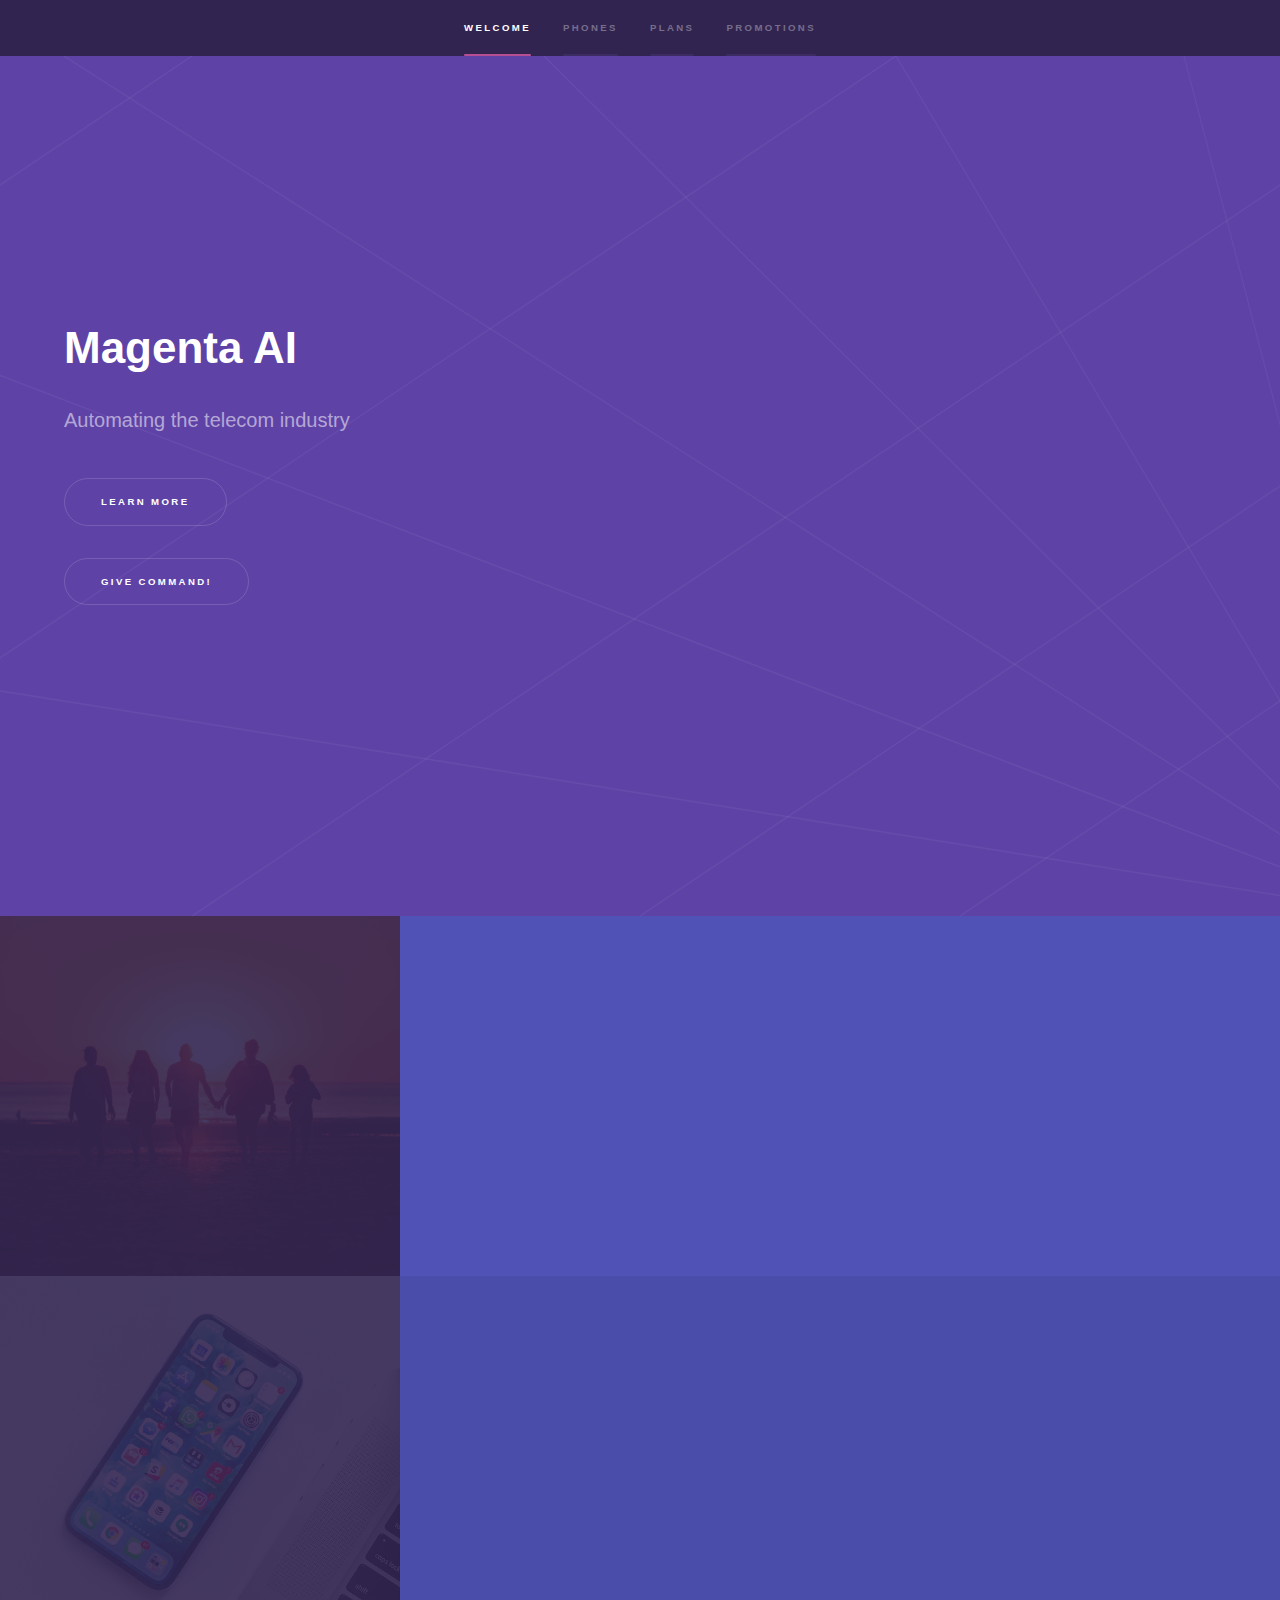
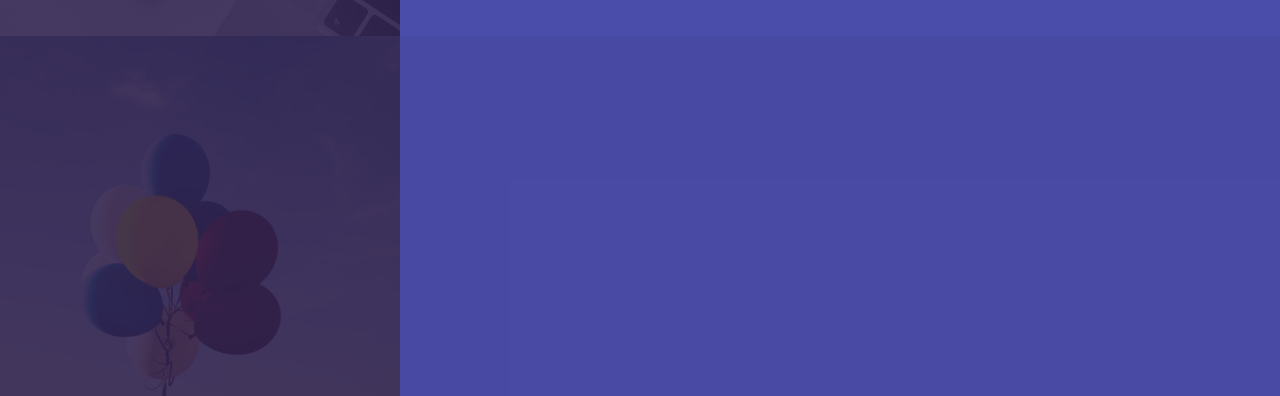
<file: index.html>
<!DOCTYPE HTML>
<!--
	Hyperspace by HTML5 UP
	html5up.net | @ajlkn
	Free for personal and commercial use under the CCA 3.0 license (html5up.net/license)
-->
<html>
	<head>
		<title>Magenta AI</title>
		<meta charset="utf-8" />
		<meta name="viewport" content="width=device-width, initial-scale=1, user-scalable=no" />
		<link rel="stylesheet" href="assets/css/main.css" />
		<noscript><link rel="stylesheet" href="assets/css/noscript.css" /></noscript>
	</head>
	<body class="is-preload">

		<!-- Sidebar -->
			<section id="sidebar">
				<div class="inner">
					<nav>
						<ul>
							<li><a id='selectWelcome' href="#intro">Welcome</a></li>
							<li><a id='selectPhones' href="generic.html">Phones</a></li>
							<li id='selectPlans'><a href="#two">Plans</a></li>
							<li id='selectPromotions'><a href="#three">Promotions</a></li>
						</ul>
					</nav>
				</div>
			</section>

		<!-- Wrapper -->
			<div id="wrapper">

				<!-- Intro -->
					<section id="intro" class="wrapper style1 fullscreen fade-up">
						<div class="inner">
							<h1>Magenta AI</h1>
							<p>Automating the telecom industry<br />
							</p>
							<ul class="actions">
								<li><a href="#one" class="button scrolly">Learn more</a></li>
							</ul>

							<button id='btnGiveCommand'>Give Command!</button>
    						<br><br>
    						<span id='message'></span>
    						<br><br>

							<script>
								var message = document.querySelector('#message');
								var SpeechRecognition = SpeechRecognition || webkitSpeechRecognition;
								var SpeechGrammarList = SpeechGrammarList || webkitSpeechGrammarList;
								var grammar = '#JSGF V1.0;'
								var recognition = new SpeechRecognition();
								var speechRecognitionList = new SpeechGrammarList();
								speechRecognitionList.addFromString(grammar, 1);
								recognition.grammars = speechRecognitionList;
								recognition.lang = 'en-US';
								recognition.interimResults = false;
								recognition.onresult = function(event) {
									var last = event.results.length - 1;
									var command = event.results[last][0].transcript;
									message.textContent = 'Voice Input: ' + command + '.';
									if(command.toLowerCase() === 'select welcome'){
										document.getElementById('selectWelcome').click();
									}
									else if (command.toLowerCase() === 'selectfone'){
										document.getElementById("selectPhones").click();
									}
									else if (command.toLowerCase() === 'select plans'){
										document.getElementById('selectPlans').click();
									}
									else if (command.toLowerCase() === 'select promotions'){
										document.getElementById('selectPromotions').click();
									}   
								};
								recognition.onspeechend = function() {
									recognition.stop();
								};
								recognition.onerror = function(event) {
									message.textContent = 'Error occurred in recognition: ' + event.error;
								}        
								document.querySelector('#btnGiveCommand').addEventListener('click', function(){
									recognition.start();
								});
							</script>


						</div>
					</section>

				<!-- One -->
					<section id="one" class="wrapper style2 spotlights">
						<section>
							<a href="#" class="image"><img src="images/plan.jpg" alt="" data-position="center center" /></a>
							<div class="content">
								<div class="inner">
									<h2>Phone Plans for Everyone</h2>
									<p>There's a phone plan for everyone. Whether you're a big family or a single subscriber.</p>
									<ul class="actions">
										<li><a href="generic.html" class="button">Learn more</a></li>
									</ul>
								</div>
							</div>
						</section>
						<section>
							<a href="#" class="image"><img src="images/phone.jpg" alt="" data-position="top center" /></a>
							<div class="content">
								<div class="inner">
									<h2>The Latest Phones</h2>
									<p>Get the latest iPhone or the Android phone that meets your needs</p>
									<ul class="actions">
										<li><a href="generic.html" class="button">Learn more</a></li>
									</ul>
								</div>
							</div>
						</section>
						<section>
							<a href="#" class="image"><img src="images/sale.jpg" alt="" data-position="25% 25%" /></a>
							<div class="content">
								<div class="inner">
									<h2>Big Promotions</h2>
									<p></p>
									<ul class="actions">
										<li><a href="generic.html" class="button">Learn more</a></li>
									</ul>
								</div>
							</div>
						</section>
					</section>

				<!-- Two -->
					

		<!-- Scripts -->
			<script src="assets/js/jquery.min.js"></script>
			<script src="assets/js/jquery.scrollex.min.js"></script>
			<script src="assets/js/jquery.scrolly.min.js"></script>
			<script src="assets/js/browser.min.js"></script>
			<script src="assets/js/breakpoints.min.js"></script>
			<script src="assets/js/util.js"></script>
			<script src="assets/js/main.js"></script>

	</body>
</html>
</file>
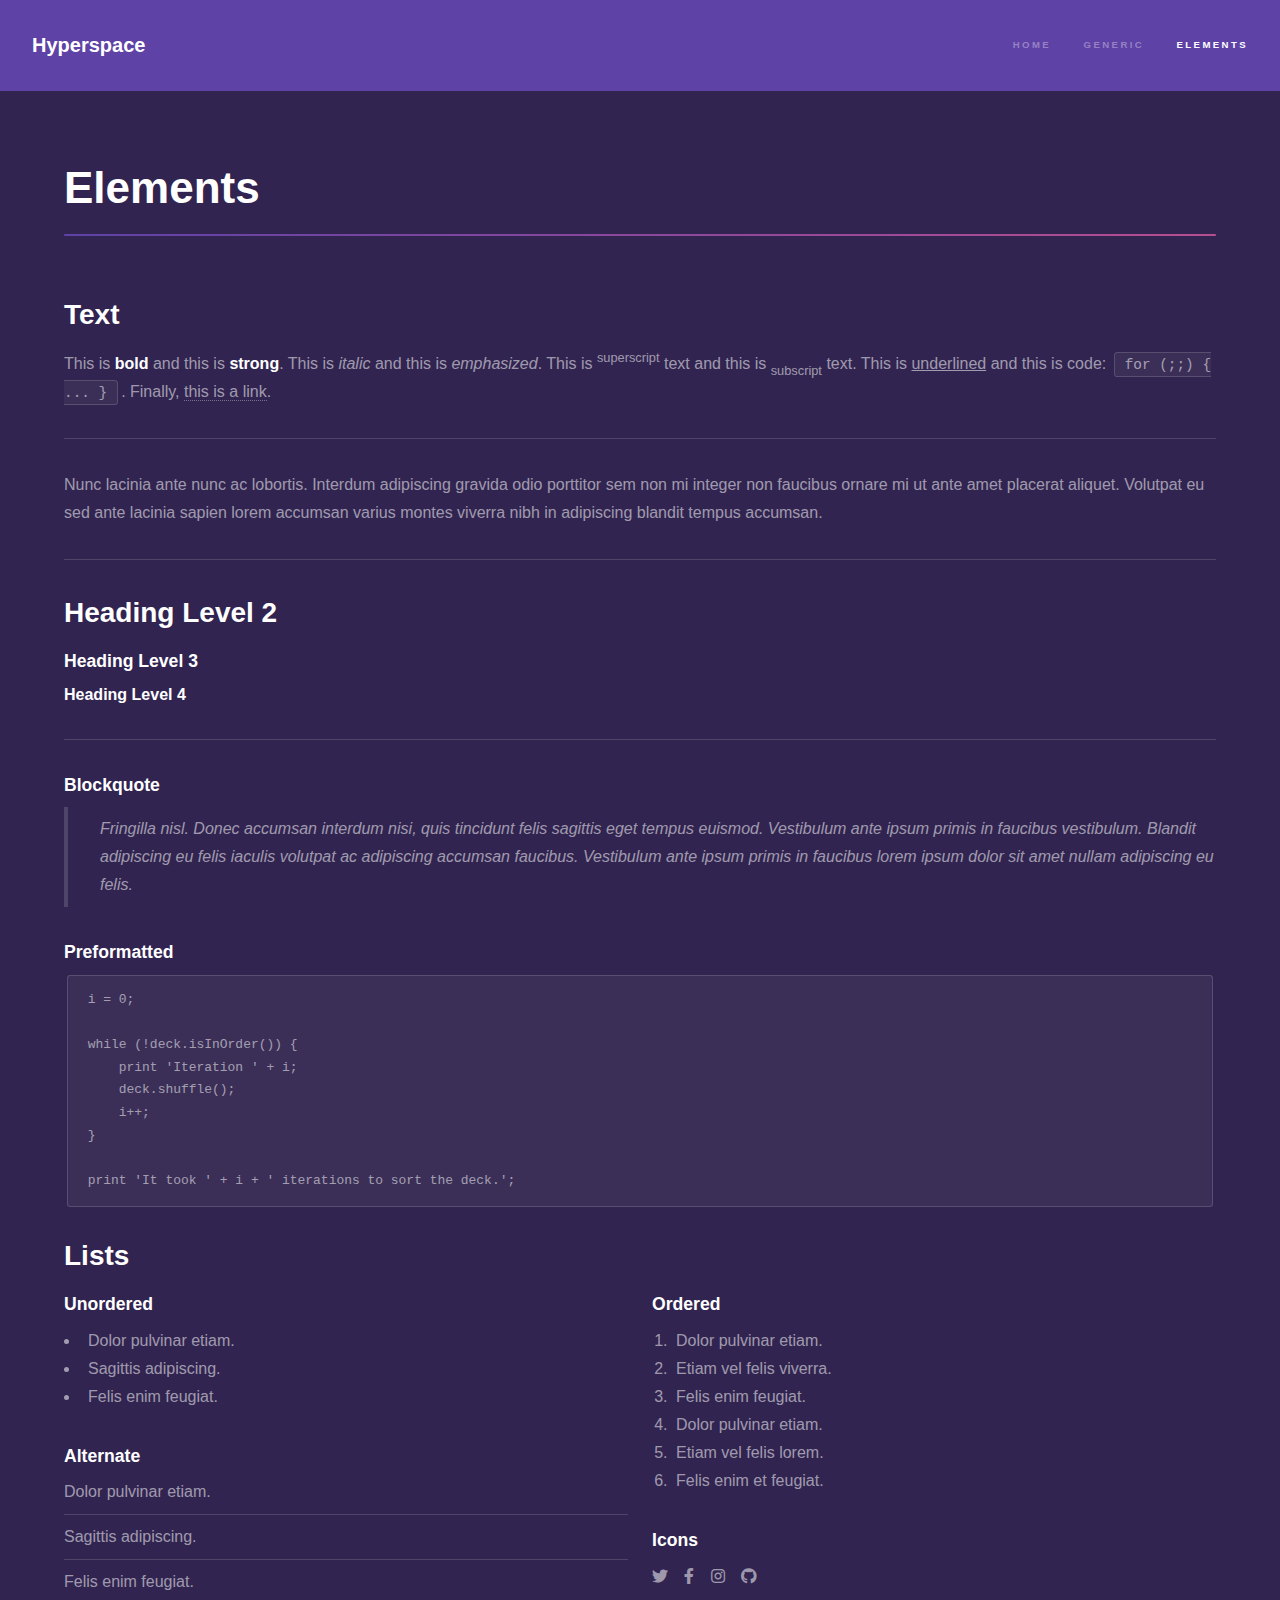
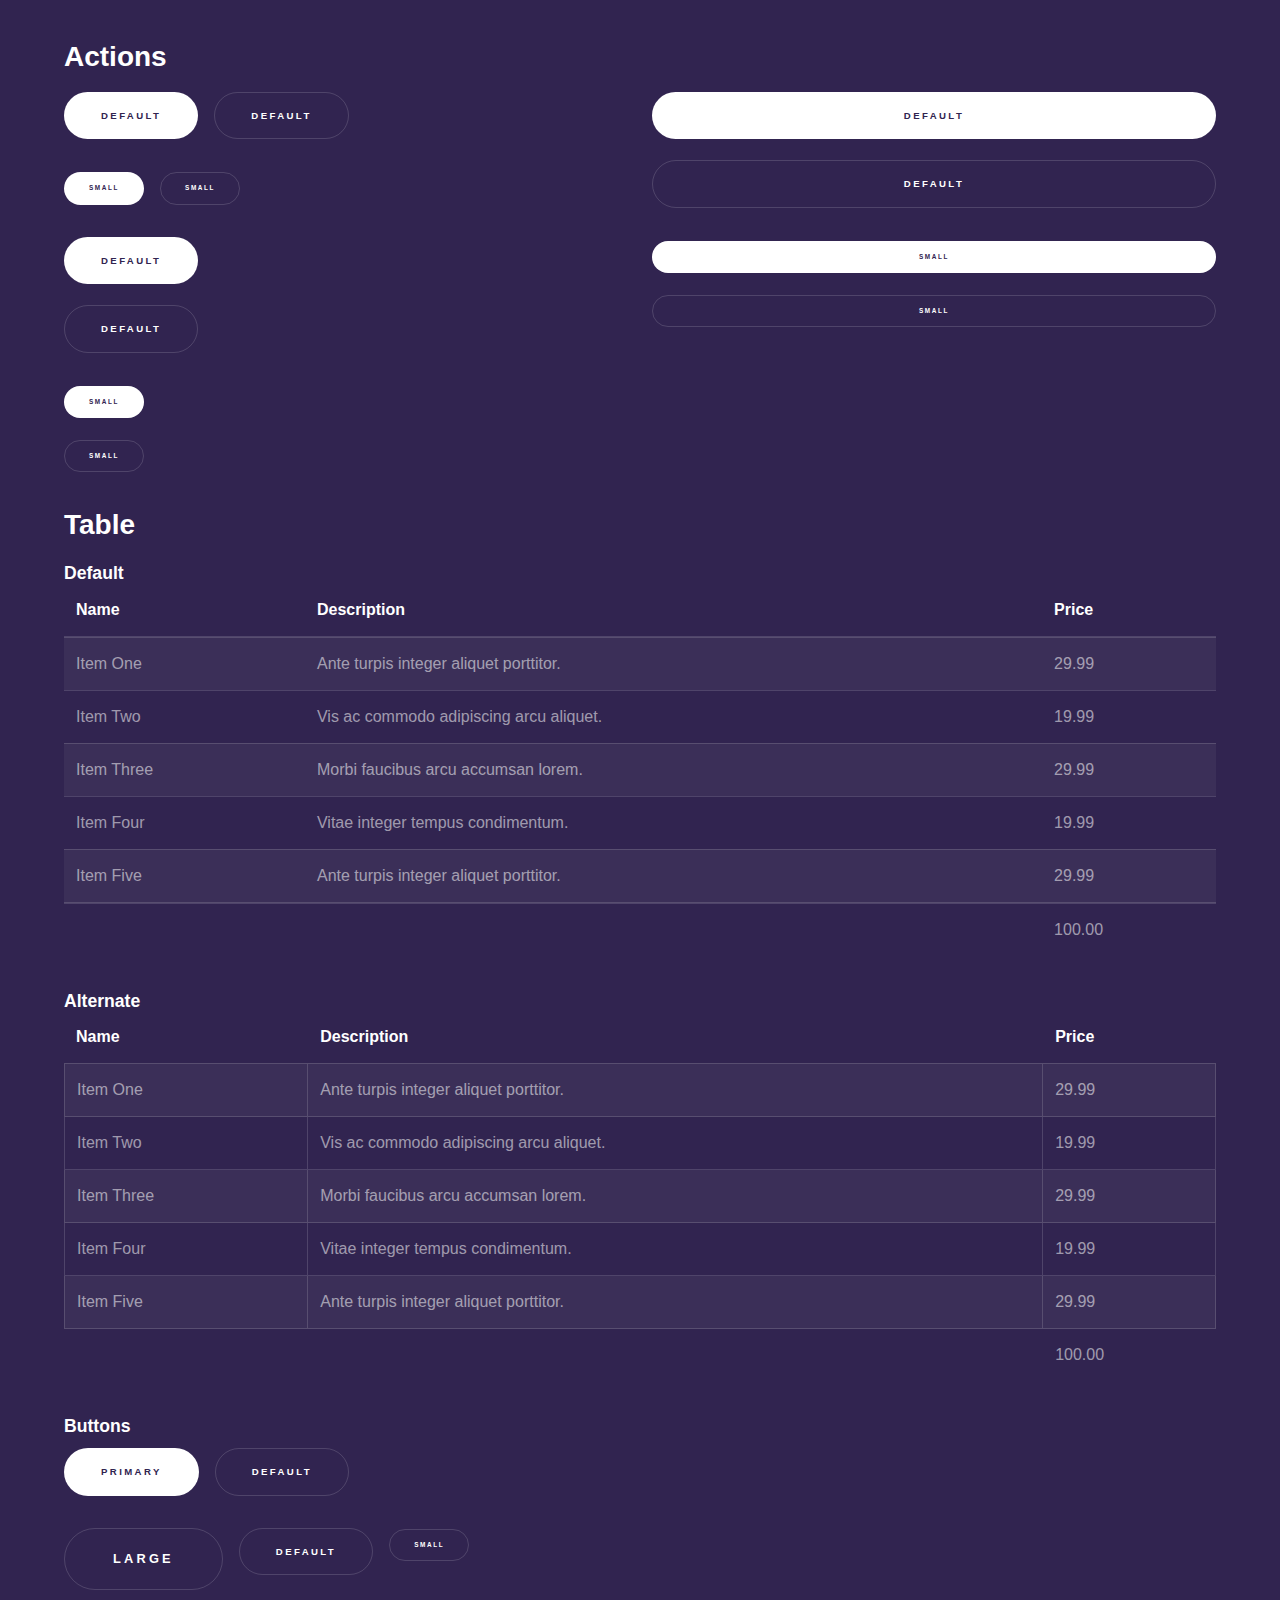
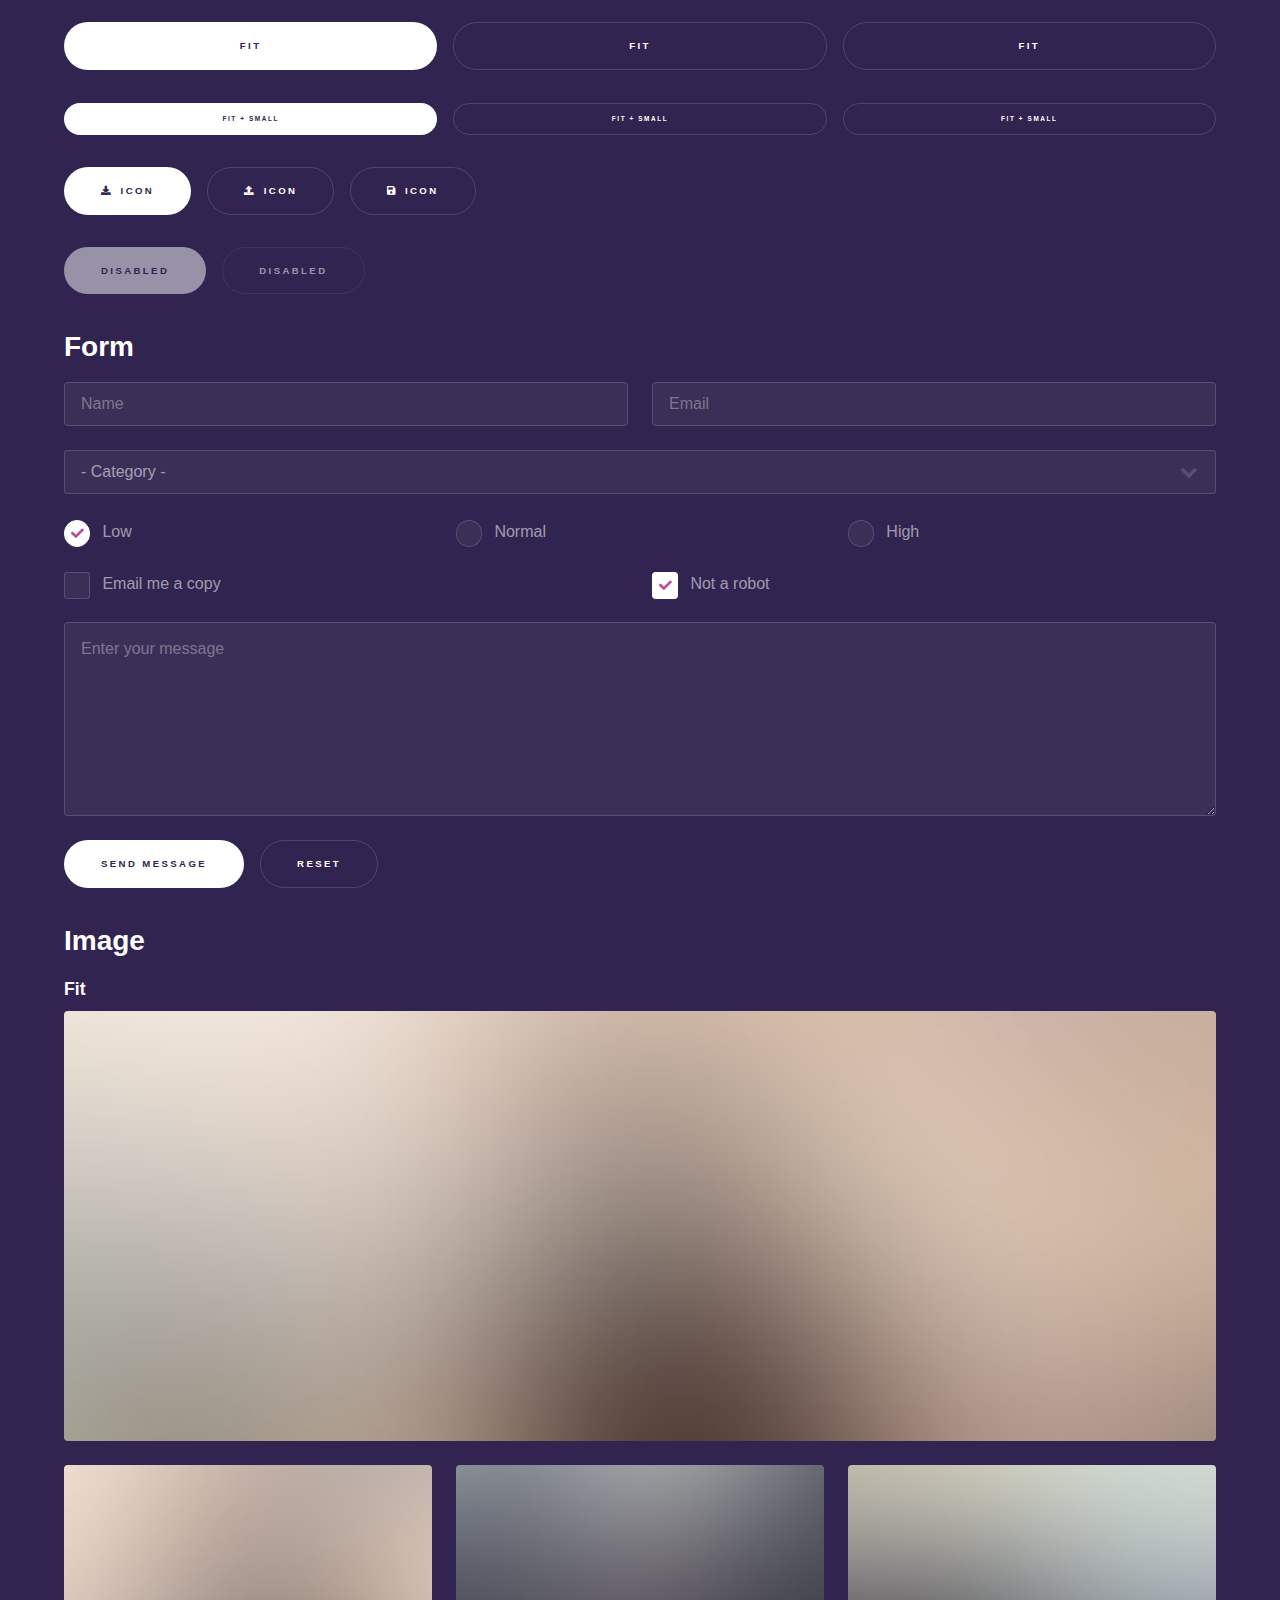
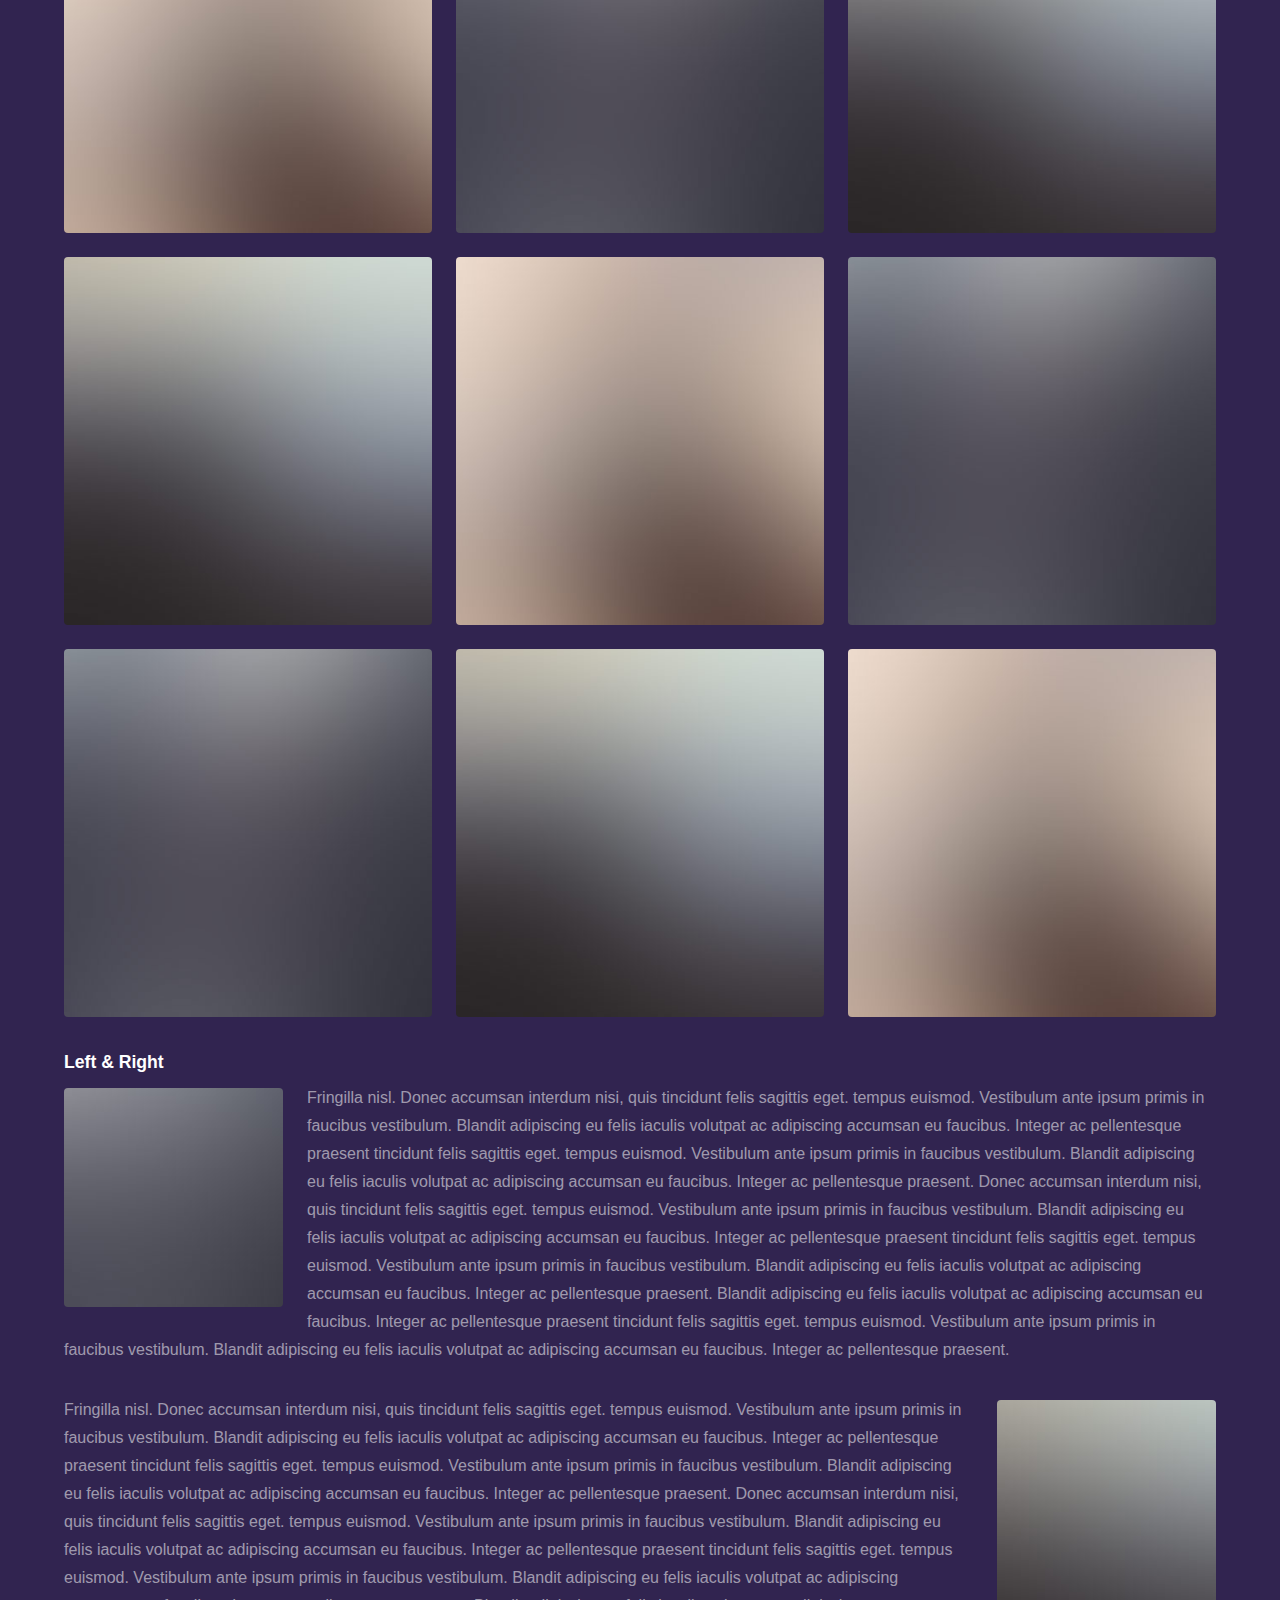
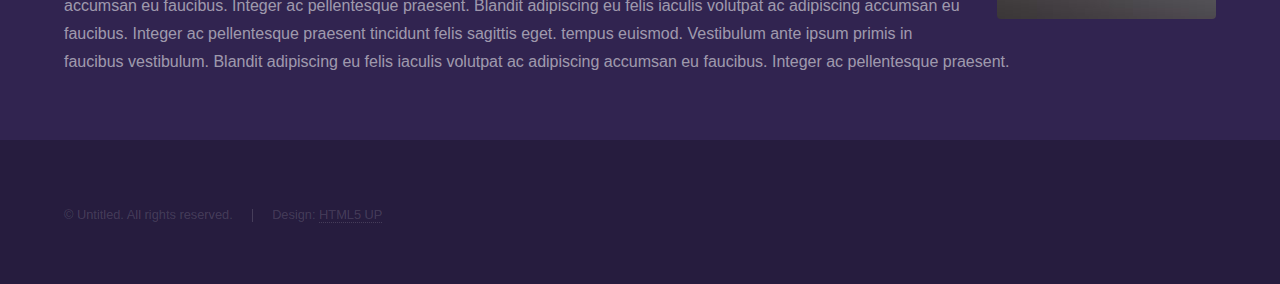
<file: elements.html>
<!DOCTYPE HTML>
<!--
	Hyperspace by HTML5 UP
	html5up.net | @ajlkn
	Free for personal and commercial use under the CCA 3.0 license (html5up.net/license)
-->
<html>
	<head>
		<title>Elements - Hyperspace by HTML5 UP</title>
		<meta charset="utf-8" />
		<meta name="viewport" content="width=device-width, initial-scale=1, user-scalable=no" />
		<link rel="stylesheet" href="assets/css/main.css" />
		<noscript><link rel="stylesheet" href="assets/css/noscript.css" /></noscript>
	</head>
	<body class="is-preload">

		<!-- Header -->
			<header id="header">
				<a href="index.html" class="title">Hyperspace</a>
				<nav>
					<ul>
						<li><a href="index.html">Home</a></li>
						<li><a href="generic.html">Generic</a></li>
						<li><a href="elements.html"  class="active">Elements</a></li>
					</ul>
				</nav>
			</header>

		<!-- Wrapper -->
			<div id="wrapper">

				<!-- Main -->
					<section id="main" class="wrapper">
						<div class="inner">
							<h1 class="major">Elements</h1>

							<!-- Text -->
								<section>
									<h2>Text</h2>
									<p>This is <b>bold</b> and this is <strong>strong</strong>. This is <i>italic</i> and this is <em>emphasized</em>.
									This is <sup>superscript</sup> text and this is <sub>subscript</sub> text.
									This is <u>underlined</u> and this is code: <code>for (;;) { ... }</code>. Finally, <a href="#">this is a link</a>.</p>
									<hr />
									<p>Nunc lacinia ante nunc ac lobortis. Interdum adipiscing gravida odio porttitor sem non mi integer non faucibus ornare mi ut ante amet placerat aliquet. Volutpat eu sed ante lacinia sapien lorem accumsan varius montes viverra nibh in adipiscing blandit tempus accumsan.</p>
									<hr />
									<h2>Heading Level 2</h2>
									<h3>Heading Level 3</h3>
									<h4>Heading Level 4</h4>
									<hr />
									<h3>Blockquote</h3>
									<blockquote>Fringilla nisl. Donec accumsan interdum nisi, quis tincidunt felis sagittis eget tempus euismod. Vestibulum ante ipsum primis in faucibus vestibulum. Blandit adipiscing eu felis iaculis volutpat ac adipiscing accumsan faucibus. Vestibulum ante ipsum primis in faucibus lorem ipsum dolor sit amet nullam adipiscing eu felis.</blockquote>
									<h3>Preformatted</h3>
									<pre><code>i = 0;

while (!deck.isInOrder()) {
    print 'Iteration ' + i;
    deck.shuffle();
    i++;
}

print 'It took ' + i + ' iterations to sort the deck.';</code></pre>
								</section>

							<!-- Lists -->
								<section>
									<h2>Lists</h2>
									<div class="row">
										<div class="col-6 col-12-medium">
											<h3>Unordered</h3>
											<ul>
												<li>Dolor pulvinar etiam.</li>
												<li>Sagittis adipiscing.</li>
												<li>Felis enim feugiat.</li>
											</ul>
											<h3>Alternate</h3>
											<ul class="alt">
												<li>Dolor pulvinar etiam.</li>
												<li>Sagittis adipiscing.</li>
												<li>Felis enim feugiat.</li>
											</ul>
										</div>
										<div class="col-6 col-12-medium">
											<h3>Ordered</h3>
											<ol>
												<li>Dolor pulvinar etiam.</li>
												<li>Etiam vel felis viverra.</li>
												<li>Felis enim feugiat.</li>
												<li>Dolor pulvinar etiam.</li>
												<li>Etiam vel felis lorem.</li>
												<li>Felis enim et feugiat.</li>
											</ol>
											<h3>Icons</h3>
											<ul class="icons">
												<li><a href="#" class="icon brands fa-twitter"><span class="label">Twitter</span></a></li>
												<li><a href="#" class="icon brands fa-facebook-f"><span class="label">Facebook</span></a></li>
												<li><a href="#" class="icon brands fa-instagram"><span class="label">Instagram</span></a></li>
												<li><a href="#" class="icon brands fa-github"><span class="label">Github</span></a></li>
											</ul>
										</div>
									</div>
									<h2>Actions</h2>
									<div class="row">
										<div class="col-6 col-12-medium">
											<ul class="actions">
												<li><a href="#" class="button primary">Default</a></li>
												<li><a href="#" class="button">Default</a></li>
											</ul>
											<ul class="actions small">
												<li><a href="#" class="button primary small">Small</a></li>
												<li><a href="#" class="button small">Small</a></li>
											</ul>
											<ul class="actions stacked">
												<li><a href="#" class="button primary">Default</a></li>
												<li><a href="#" class="button">Default</a></li>
											</ul>
											<ul class="actions stacked">
												<li><a href="#" class="button primary small">Small</a></li>
												<li><a href="#" class="button small">Small</a></li>
											</ul>
										</div>
										<div class="col-6 col-12-medium">
											<ul class="actions stacked">
												<li><a href="#" class="button primary fit">Default</a></li>
												<li><a href="#" class="button fit">Default</a></li>
											</ul>
											<ul class="actions stacked">
												<li><a href="#" class="button primary small fit">Small</a></li>
												<li><a href="#" class="button small fit">Small</a></li>
											</ul>
										</div>
									</div>
								</section>

							<!-- Table -->
								<section>
									<h2>Table</h2>
									<h3>Default</h3>
									<div class="table-wrapper">
										<table>
											<thead>
												<tr>
													<th>Name</th>
													<th>Description</th>
													<th>Price</th>
												</tr>
											</thead>
											<tbody>
												<tr>
													<td>Item One</td>
													<td>Ante turpis integer aliquet porttitor.</td>
													<td>29.99</td>
												</tr>
												<tr>
													<td>Item Two</td>
													<td>Vis ac commodo adipiscing arcu aliquet.</td>
													<td>19.99</td>
												</tr>
												<tr>
													<td>Item Three</td>
													<td> Morbi faucibus arcu accumsan lorem.</td>
													<td>29.99</td>
												</tr>
												<tr>
													<td>Item Four</td>
													<td>Vitae integer tempus condimentum.</td>
													<td>19.99</td>
												</tr>
												<tr>
													<td>Item Five</td>
													<td>Ante turpis integer aliquet porttitor.</td>
													<td>29.99</td>
												</tr>
											</tbody>
											<tfoot>
												<tr>
													<td colspan="2"></td>
													<td>100.00</td>
												</tr>
											</tfoot>
										</table>
									</div>

									<h3>Alternate</h3>
									<div class="table-wrapper">
										<table class="alt">
											<thead>
												<tr>
													<th>Name</th>
													<th>Description</th>
													<th>Price</th>
												</tr>
											</thead>
											<tbody>
												<tr>
													<td>Item One</td>
													<td>Ante turpis integer aliquet porttitor.</td>
													<td>29.99</td>
												</tr>
												<tr>
													<td>Item Two</td>
													<td>Vis ac commodo adipiscing arcu aliquet.</td>
													<td>19.99</td>
												</tr>
												<tr>
													<td>Item Three</td>
													<td> Morbi faucibus arcu accumsan lorem.</td>
													<td>29.99</td>
												</tr>
												<tr>
													<td>Item Four</td>
													<td>Vitae integer tempus condimentum.</td>
													<td>19.99</td>
												</tr>
												<tr>
													<td>Item Five</td>
													<td>Ante turpis integer aliquet porttitor.</td>
													<td>29.99</td>
												</tr>
											</tbody>
											<tfoot>
												<tr>
													<td colspan="2"></td>
													<td>100.00</td>
												</tr>
											</tfoot>
										</table>
									</div>
								</section>

							<!-- Buttons -->
								<section>
									<h3>Buttons</h3>
									<ul class="actions">
										<li><a href="#" class="button primary">Primary</a></li>
										<li><a href="#" class="button">Default</a></li>
									</ul>
									<ul class="actions">
										<li><a href="#" class="button large">Large</a></li>
										<li><a href="#" class="button">Default</a></li>
										<li><a href="#" class="button small">Small</a></li>
									</ul>
									<ul class="actions fit">
										<li><a href="#" class="button primary fit">Fit</a></li>
										<li><a href="#" class="button fit">Fit</a></li>
										<li><a href="#" class="button fit">Fit</a></li>
									</ul>
									<ul class="actions fit small">
										<li><a href="#" class="button primary fit small">Fit + Small</a></li>
										<li><a href="#" class="button fit small">Fit + Small</a></li>
										<li><a href="#" class="button fit small">Fit + Small</a></li>
									</ul>
									<ul class="actions">
										<li><a href="#" class="button primary icon solid fa-download">Icon</a></li>
										<li><a href="#" class="button icon solid fa-upload">Icon</a></li>
										<li><a href="#" class="button icon solid fa-save">Icon</a></li>
									</ul>
									<ul class="actions">
										<li><span class="button primary disabled">Disabled</span></li>
										<li><span class="button disabled">Disabled</span></li>
									</ul>
								</section>

							<!-- Form -->
								<section>
									<h2>Form</h2>
									<form method="post" action="#">
										<div class="row gtr-uniform">
											<div class="col-6 col-12-xsmall">
												<input type="text" name="demo-name" id="demo-name" value="" placeholder="Name" />
											</div>
											<div class="col-6 col-12-xsmall">
												<input type="email" name="demo-email" id="demo-email" value="" placeholder="Email" />
											</div>
											<div class="col-12">
												<select name="demo-category" id="demo-category">
													<option value="">- Category -</option>
													<option value="1">Manufacturing</option>
													<option value="1">Shipping</option>
													<option value="1">Administration</option>
													<option value="1">Human Resources</option>
												</select>
											</div>
											<div class="col-4 col-12-small">
												<input type="radio" id="demo-priority-low" name="demo-priority" checked>
												<label for="demo-priority-low">Low</label>
											</div>
											<div class="col-4 col-12-small">
												<input type="radio" id="demo-priority-normal" name="demo-priority">
												<label for="demo-priority-normal">Normal</label>
											</div>
											<div class="col-4 col-12-small">
												<input type="radio" id="demo-priority-high" name="demo-priority">
												<label for="demo-priority-high">High</label>
											</div>
											<div class="col-6 col-12-small">
												<input type="checkbox" id="demo-copy" name="demo-copy">
												<label for="demo-copy">Email me a copy</label>
											</div>
											<div class="col-6 col-12-small">
												<input type="checkbox" id="demo-human" name="demo-human" checked>
												<label for="demo-human">Not a robot</label>
											</div>
											<div class="col-12">
												<textarea name="demo-message" id="demo-message" placeholder="Enter your message" rows="6"></textarea>
											</div>
											<div class="col-12">
												<ul class="actions">
													<li><input type="submit" value="Send Message" class="primary" /></li>
													<li><input type="reset" value="Reset" /></li>
												</ul>
											</div>
										</div>
									</form>
								</section>

							<!-- Image -->
								<section>
									<h2>Image</h2>
									<h3>Fit</h3>
									<div class="box alt">
										<div class="row gtr-uniform">
											<div class="col-12"><span class="image fit"><img src="images/pic04.jpg" alt="" /></span></div>
											<div class="col-4"><span class="image fit"><img src="images/pic01.jpg" alt="" /></span></div>
											<div class="col-4"><span class="image fit"><img src="images/pic02.jpg" alt="" /></span></div>
											<div class="col-4"><span class="image fit"><img src="images/pic03.jpg" alt="" /></span></div>
											<div class="col-4"><span class="image fit"><img src="images/pic03.jpg" alt="" /></span></div>
											<div class="col-4"><span class="image fit"><img src="images/pic01.jpg" alt="" /></span></div>
											<div class="col-4"><span class="image fit"><img src="images/pic02.jpg" alt="" /></span></div>
											<div class="col-4"><span class="image fit"><img src="images/pic02.jpg" alt="" /></span></div>
											<div class="col-4"><span class="image fit"><img src="images/pic03.jpg" alt="" /></span></div>
											<div class="col-4"><span class="image fit"><img src="images/pic01.jpg" alt="" /></span></div>
										</div>
									</div>
									<h3>Left &amp; Right</h3>
									<p><span class="image left"><img src="images/pic05.jpg" alt="" /></span>Fringilla nisl. Donec accumsan interdum nisi, quis tincidunt felis sagittis eget. tempus euismod. Vestibulum ante ipsum primis in faucibus vestibulum. Blandit adipiscing eu felis iaculis volutpat ac adipiscing accumsan eu faucibus. Integer ac pellentesque praesent tincidunt felis sagittis eget. tempus euismod. Vestibulum ante ipsum primis in faucibus vestibulum. Blandit adipiscing eu felis iaculis volutpat ac adipiscing accumsan eu faucibus. Integer ac pellentesque praesent. Donec accumsan interdum nisi, quis tincidunt felis sagittis eget. tempus euismod. Vestibulum ante ipsum primis in faucibus vestibulum. Blandit adipiscing eu felis iaculis volutpat ac adipiscing accumsan eu faucibus. Integer ac pellentesque praesent tincidunt felis sagittis eget. tempus euismod. Vestibulum ante ipsum primis in faucibus vestibulum. Blandit adipiscing eu felis iaculis volutpat ac adipiscing accumsan eu faucibus. Integer ac pellentesque praesent. Blandit adipiscing eu felis iaculis volutpat ac adipiscing accumsan eu faucibus. Integer ac pellentesque praesent tincidunt felis sagittis eget. tempus euismod. Vestibulum ante ipsum primis in faucibus vestibulum. Blandit adipiscing eu felis iaculis volutpat ac adipiscing accumsan eu faucibus. Integer ac pellentesque praesent.</p>
									<p><span class="image right"><img src="images/pic06.jpg" alt="" /></span>Fringilla nisl. Donec accumsan interdum nisi, quis tincidunt felis sagittis eget. tempus euismod. Vestibulum ante ipsum primis in faucibus vestibulum. Blandit adipiscing eu felis iaculis volutpat ac adipiscing accumsan eu faucibus. Integer ac pellentesque praesent tincidunt felis sagittis eget. tempus euismod. Vestibulum ante ipsum primis in faucibus vestibulum. Blandit adipiscing eu felis iaculis volutpat ac adipiscing accumsan eu faucibus. Integer ac pellentesque praesent. Donec accumsan interdum nisi, quis tincidunt felis sagittis eget. tempus euismod. Vestibulum ante ipsum primis in faucibus vestibulum. Blandit adipiscing eu felis iaculis volutpat ac adipiscing accumsan eu faucibus. Integer ac pellentesque praesent tincidunt felis sagittis eget. tempus euismod. Vestibulum ante ipsum primis in faucibus vestibulum. Blandit adipiscing eu felis iaculis volutpat ac adipiscing accumsan eu faucibus. Integer ac pellentesque praesent. Blandit adipiscing eu felis iaculis volutpat ac adipiscing accumsan eu faucibus. Integer ac pellentesque praesent tincidunt felis sagittis eget. tempus euismod. Vestibulum ante ipsum primis in faucibus vestibulum. Blandit adipiscing eu felis iaculis volutpat ac adipiscing accumsan eu faucibus. Integer ac pellentesque praesent.</p>
								</section>

						</div>
					</section>

			</div>

		<!-- Footer -->
			<footer id="footer" class="wrapper alt">
				<div class="inner">
					<ul class="menu">
						<li>&copy; Untitled. All rights reserved.</li><li>Design: <a href="http://html5up.net">HTML5 UP</a></li>
					</ul>
				</div>
			</footer>

		<!-- Scripts -->
			<script src="assets/js/jquery.min.js"></script>
			<script src="assets/js/jquery.scrollex.min.js"></script>
			<script src="assets/js/jquery.scrolly.min.js"></script>
			<script src="assets/js/browser.min.js"></script>
			<script src="assets/js/breakpoints.min.js"></script>
			<script src="assets/js/util.js"></script>
			<script src="assets/js/main.js"></script>

	</body>
</html>
</file>
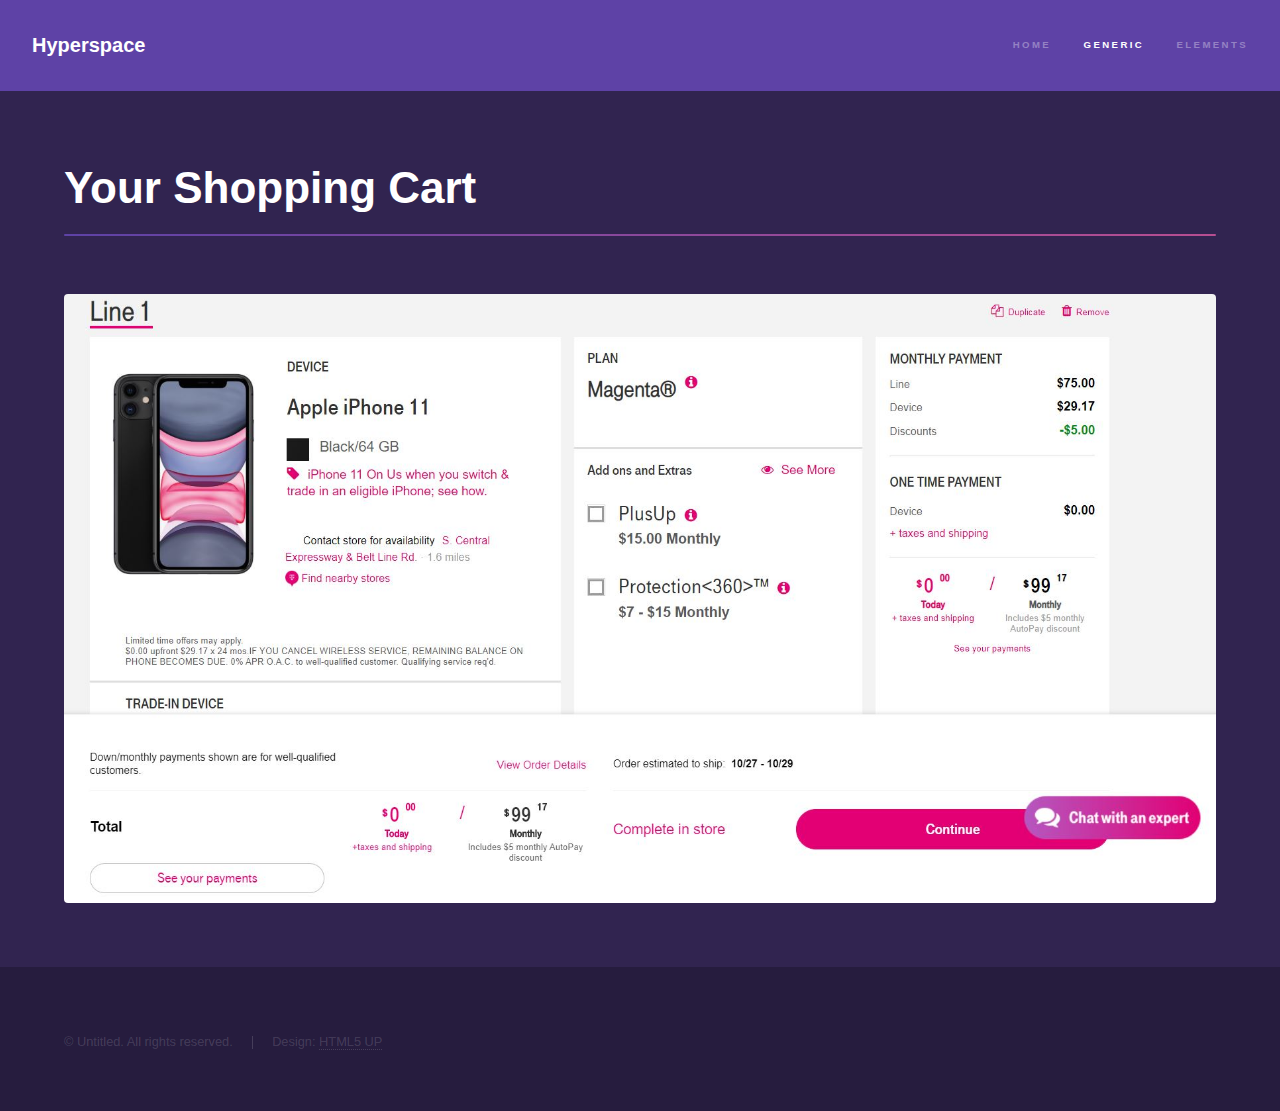
<file: generic copy.html>
<!DOCTYPE HTML>
<!--
	Hyperspace by HTML5 UP
	html5up.net | @ajlkn
	Free for personal and commercial use under the CCA 3.0 license (html5up.net/license)
-->
<html>
	<head>
		<title>Generic - Hyperspace by HTML5 UP</title>
		<meta charset="utf-8" />
		<meta name="viewport" content="width=device-width, initial-scale=1, user-scalable=no" />
		<link rel="stylesheet" href="assets/css/main.css" />
		<noscript><link rel="stylesheet" href="assets/css/noscript.css" /></noscript>
	</head>
	<body class="is-preload">

		<!-- Header -->
			<header id="header">
				<a href="index.html" class="title">Hyperspace</a>
				<nav>
					<ul>
						<li><a href="index.html">Home</a></li>
						<li><a href="generic.html" class="active">Generic</a></li>
						<li><a href="elements.html">Elements</a></li>
					</ul>
				</nav>
			</header>

		<!-- Wrapper -->
			<div id="wrapper">

				<!-- Main -->
					<section id="main" class="wrapper">
						<div class="inner">
							<h1 class="major">Your Shopping Cart</h1>
							<span class="image fit"><img src="images/cart.JPG" alt="" /></span>
						
						</div>
					</section>

					<script>
						var message = document.querySelector('#message');
						var SpeechRecognition = SpeechRecognition || webkitSpeechRecognition;
						var SpeechGrammarList = SpeechGrammarList || webkitSpeechGrammarList;
						var grammar = '#JSGF V1.0;'
						var recognition = new SpeechRecognition();
						var speechRecognitionList = new SpeechGrammarList();
						speechRecognitionList.addFromString(grammar, 1);
						recognition.grammars = speechRecognitionList;
						recognition.lang = 'en-US';
						recognition.interimResults = false;
						recognition.onresult = function(event) {
							var last = event.results.length - 1;
							var command = event.results[last][0].transcript;
							message.textContent = 'Voice Input: ' + command + '.';
							if(command.toLowerCase() === 'camera'){
								document.getElementById('maincamera').click();
							}
							else if (command.toLowerCase() === 'feature'){
								document.getElementById('feature').click();
							}
							else if (command.toLowerCase() === 'select plans'){
								document.getElementById('selectPlans').click();
							}
							else if (command.toLowerCase() === 'select promotions'){
								document.getElementById('selectPromotions').click();
							}   
						};
						recognition.onspeechend = function() {
							recognition.stop();
						};
						recognition.onerror = function(event) {
							message.textContent = 'Error occurred in recognition: ' + event.error;
						}        
						document.querySelector('#btnGiveCommand').addEventListener('click', function(){
							recognition.start();
						});
					</script>

			</div>

		<!-- Footer -->
			<footer id="footer" class="wrapper alt">
				<div class="inner">
					<ul class="menu">
						<li>&copy; Untitled. All rights reserved.</li><li>Design: <a href="http://html5up.net">HTML5 UP</a></li>
					</ul>
				</div>
			</footer>

		<!-- Scripts -->
			<script src="assets/js/jquery.min.js"></script>
			<script src="assets/js/jquery.scrollex.min.js"></script>
			<script src="assets/js/jquery.scrolly.min.js"></script>
			<script src="assets/js/browser.min.js"></script>
			<script src="assets/js/breakpoints.min.js"></script>
			<script src="assets/js/util.js"></script>
			<script src="assets/js/main.js"></script>

	</body>
</html>
</file>
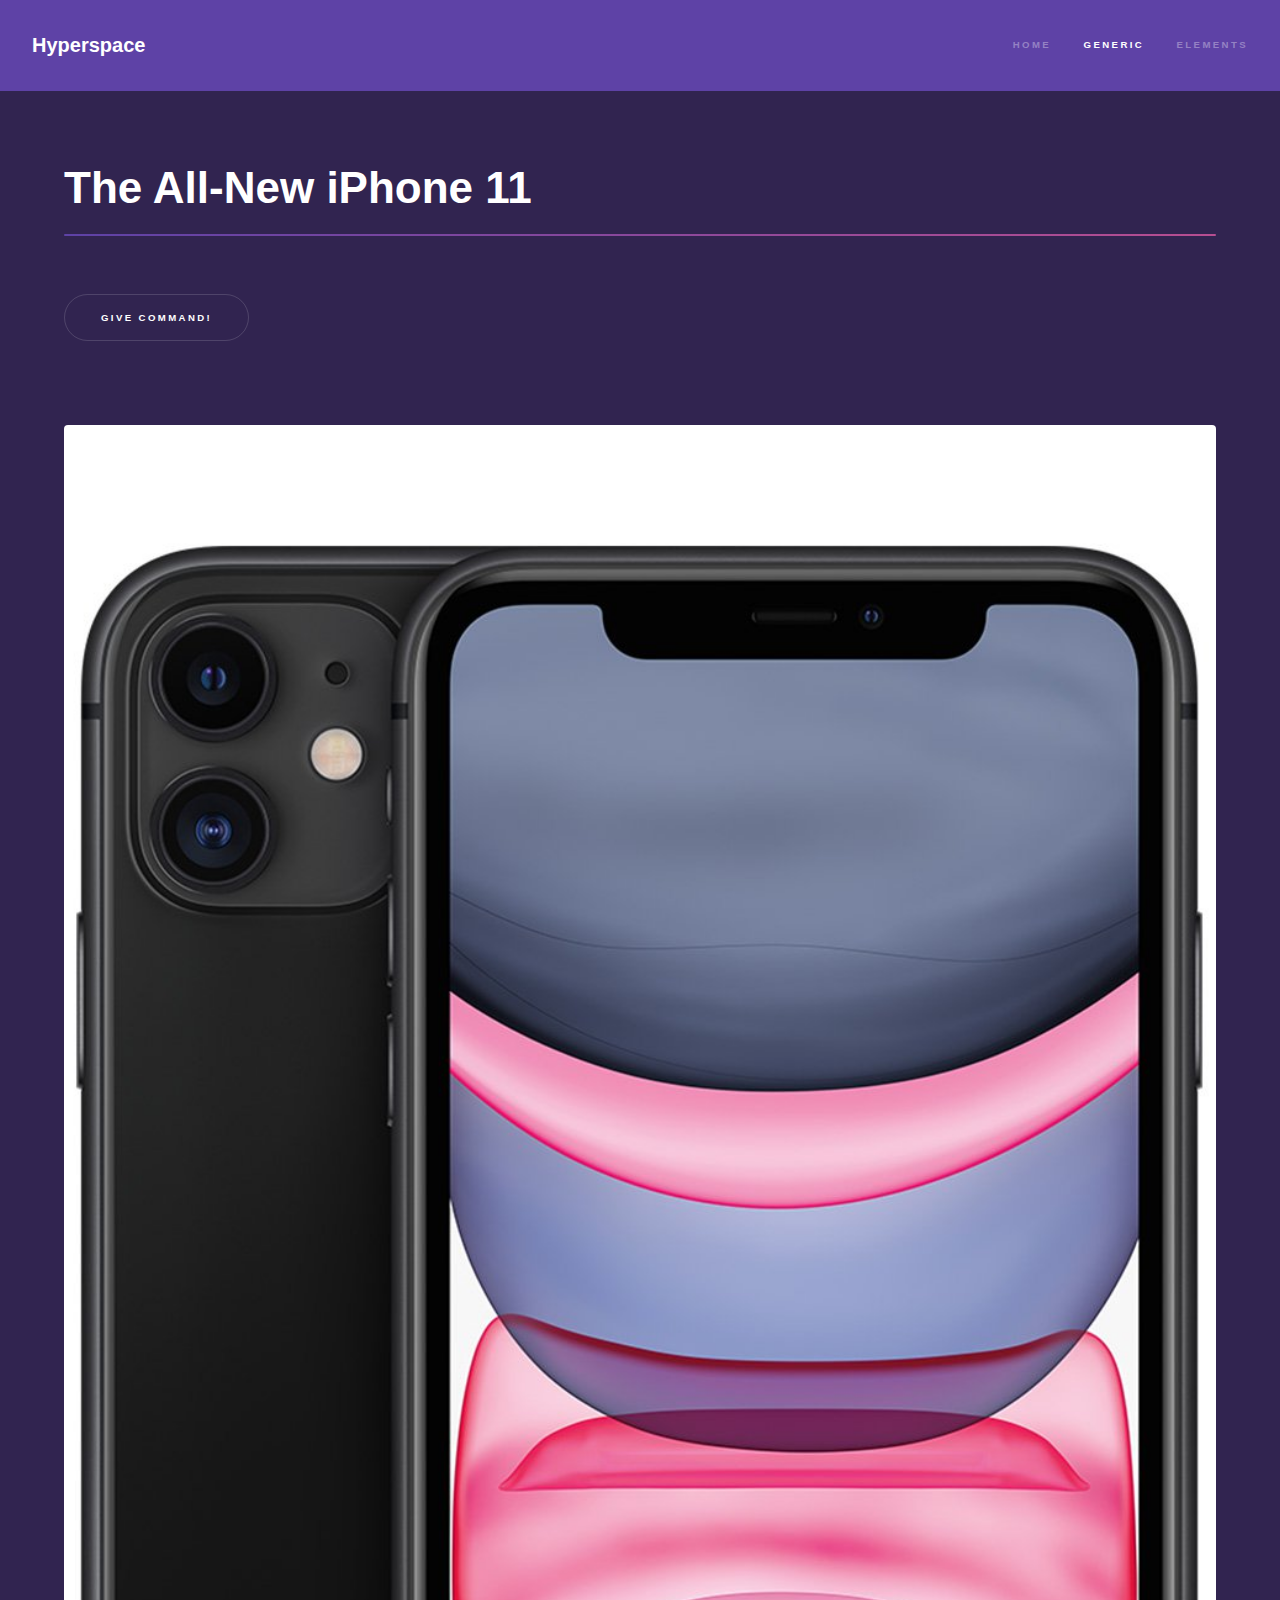
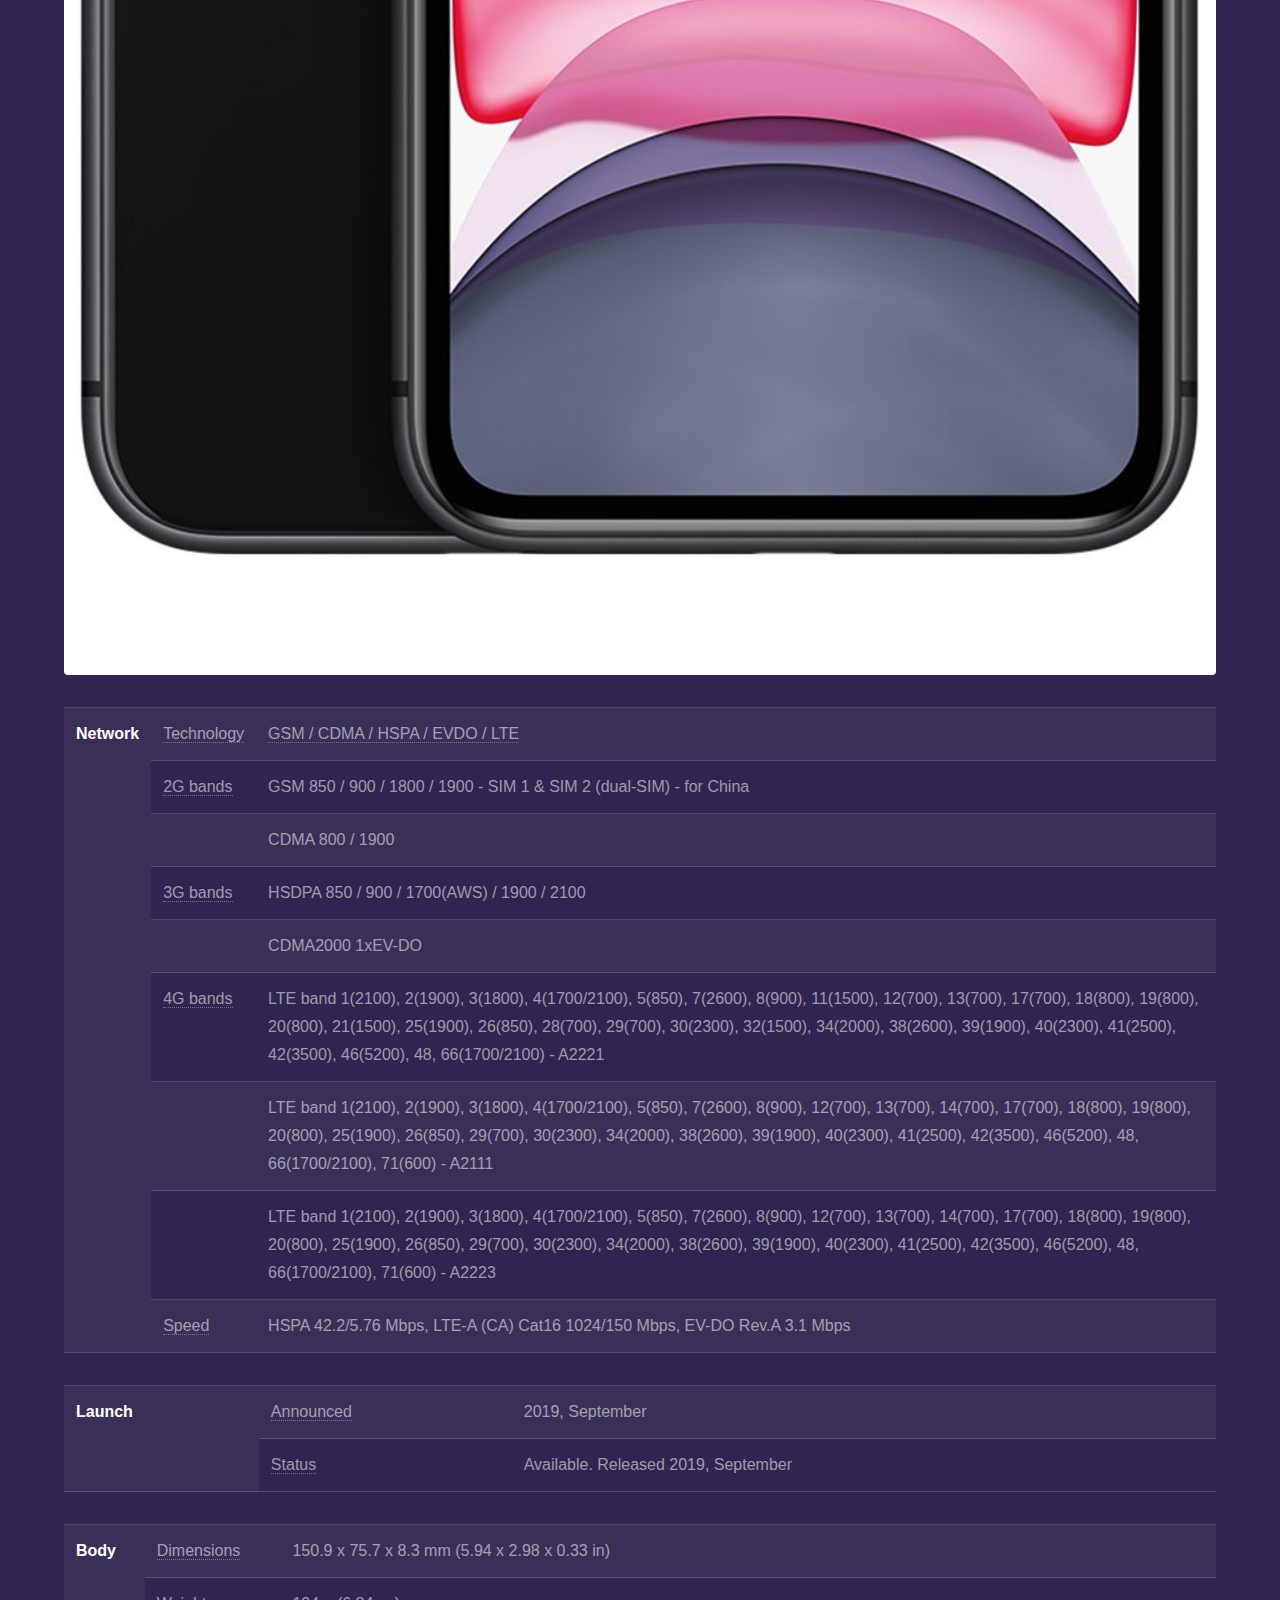
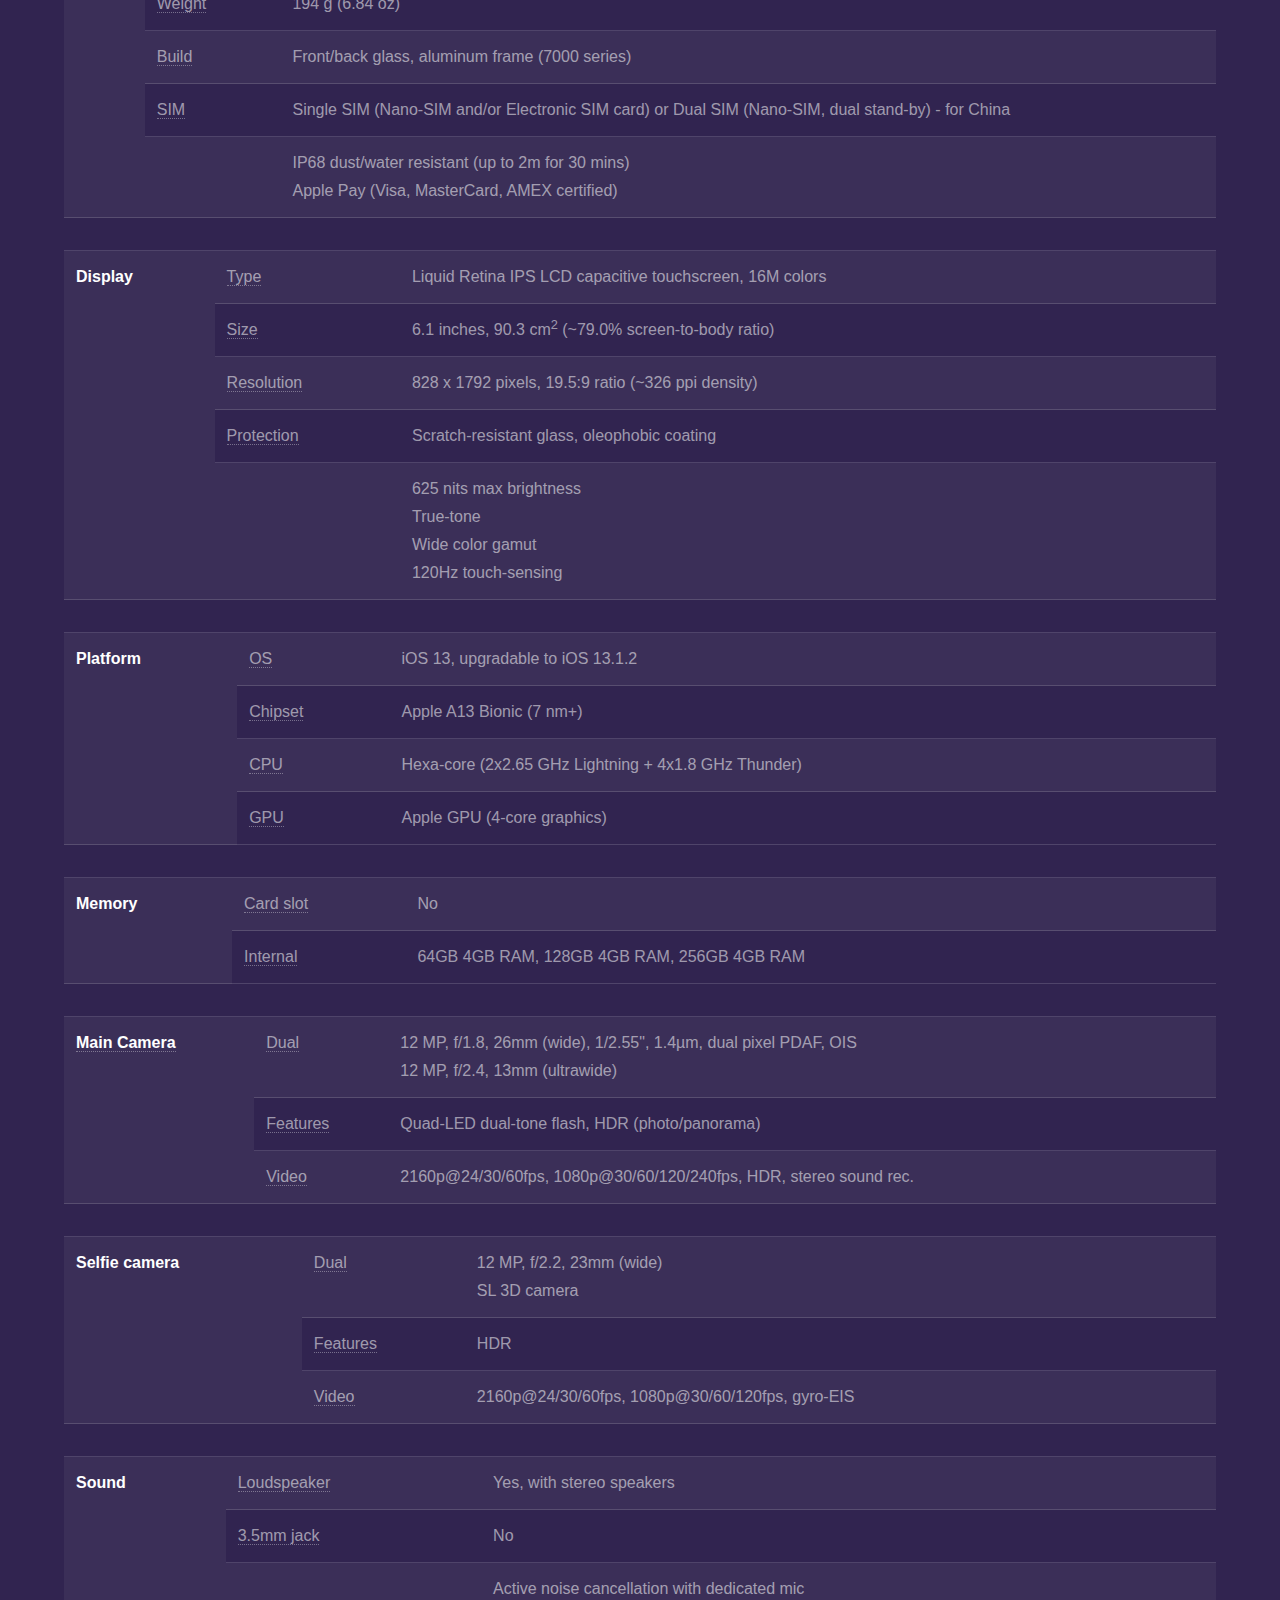
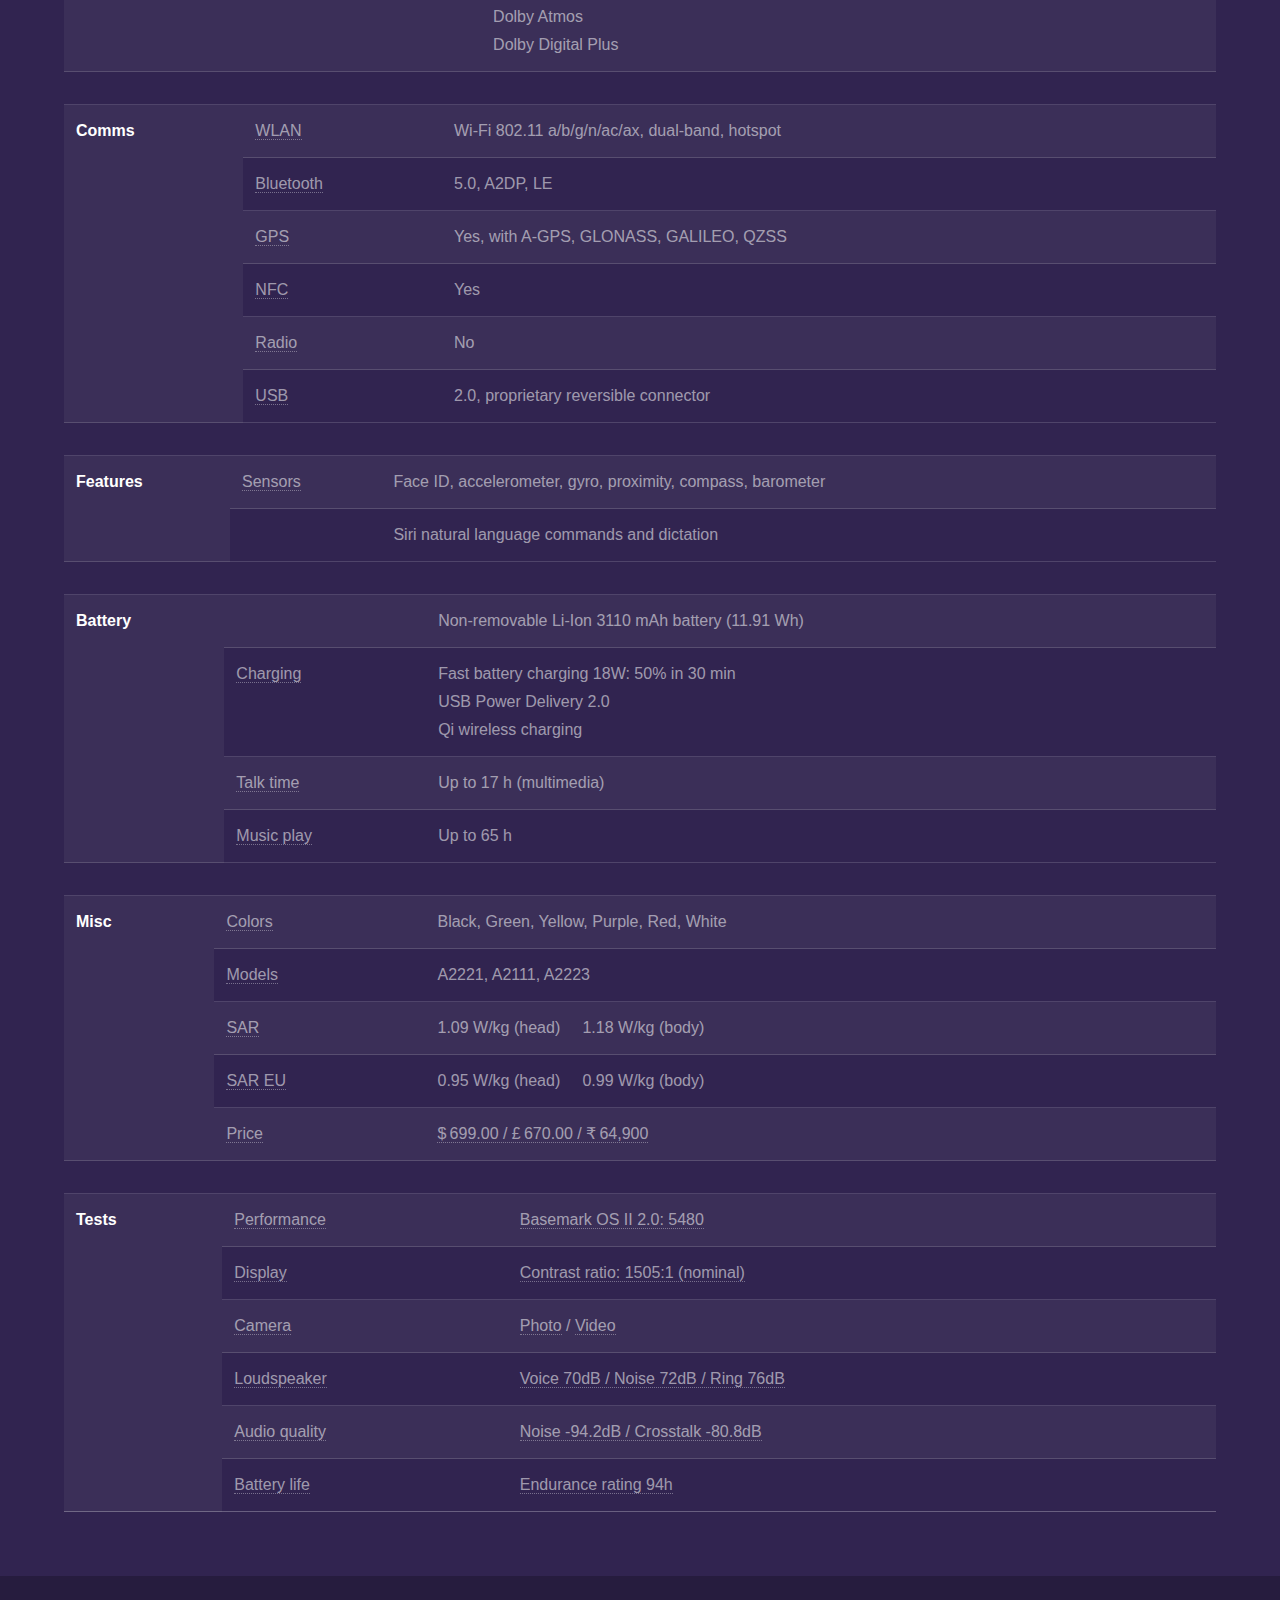
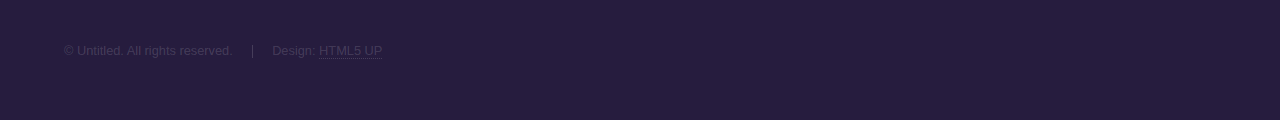
<file: generic.html>
<!DOCTYPE HTML>
<!--
	Hyperspace by HTML5 UP
	html5up.net | @ajlkn
	Free for personal and commercial use under the CCA 3.0 license (html5up.net/license)
-->
<html>
	<head>
		<title>Generic - Hyperspace by HTML5 UP</title>
		<meta charset="utf-8" />
		<meta name="viewport" content="width=device-width, initial-scale=1, user-scalable=no" />
		<link rel="stylesheet" href="assets/css/main.css" />
		<noscript><link rel="stylesheet" href="assets/css/noscript.css" /></noscript>
	</head>
	<body class="is-preload">

		<!-- Header -->
			<header id="header">
				<a href="index.html" class="title">Hyperspace</a>
				<nav>
					<ul>
						<li><a href="index.html">Home</a></li>
						<li><a href="generic.html" class="active">Generic</a></li>
						<li><a href="elements.html">Elements</a></li>
					</ul>
				</nav>
			</header>

		<!-- Wrapper -->
			<div id="wrapper">

				<!-- Main -->
					<section id="main" class="wrapper">
						<div class="inner">
							<h1 class="major">The All-New iPhone 11</h1>

							<button id='btnGiveCommand'>Give Command!</button>
    						<br><br>
    						<span id='message'></span>
    						<br><br>
							
							<span class="image fit"><img src="images/blackiphone11.jpg"  alt="" /></span>

							<script>
								var message = document.querySelector('#message');
								var SpeechRecognition = SpeechRecognition || webkitSpeechRecognition;
								var SpeechGrammarList = SpeechGrammarList || webkitSpeechGrammarList;
								var grammar = '#JSGF V1.0;'
								var recognition = new SpeechRecognition();
								var speechRecognitionList = new SpeechGrammarList();
								speechRecognitionList.addFromString(grammar, 1);
								recognition.grammars = speechRecognitionList;
								recognition.lang = 'en-US';
								recognition.interimResults = false;
								recognition.onresult = function(event) {
									var last = event.results.length - 1;
									var command = event.results[last][0].transcript;
									message.textContent = 'Voice Input: ' + command + '.';
									if(command.toLowerCase() === 'camera'){
										document.getElementById('maincamera').click();
									}
									else if (command.toLowerCase() === 'feature'){
										document.getElementById('feature').click();
									}
									else if (command.toLowerCase() === 'purchase'){
										document.getElementById('buy').click();
									}
									else if (command.toLowerCase() === 'select promotions'){
										document.getElementById('selectPromotions').click();
									}   
								};
								recognition.onspeechend = function() {
									recognition.stop();
								};
								recognition.onerror = function(event) {
									message.textContent = 'Error occurred in recognition: ' + event.error;
								}        
								document.querySelector('#btnGiveCommand').addEventListener('click', function(){
									recognition.start();
								});
							</script>

							<table cellspacing="0">
								<tr class="tr-hover">
								<th rowspan="15" scope="row">Network</th>
								<td class="ttl"><a href="generic copy.html" id='buy'>Technology</a></td>
								<td class="nfo"><a href="#" class="link-network-detail collapse" data-spec="nettech">GSM / CDMA / HSPA / EVDO / LTE</a></td>
								</tr>
								<tr class="tr-toggle">
								<td class="ttl"><a href="network-bands.php3">2G bands</a></td>
								<td class="nfo" data-spec="net2g">GSM 850 / 900 / 1800 / 1900 - SIM 1 & SIM 2 (dual-SIM) - for China</td>
								</tr><tr class="tr-toggle" data-spec-optional>
								<td class="ttl">&nbsp;</td>
								<td class="nfo">CDMA 800 / 1900 </td>
								</tr>
								<tr class="tr-toggle">
								<td class="ttl"><a href="network-bands.php3">3G bands</a></td>
								<td class="nfo" data-spec="net3g">HSDPA 850 / 900 / 1700(AWS) / 1900 / 2100 </td>
								</tr>
								<tr class="tr-toggle" data-spec-optional>
								<td class="ttl">&nbsp;</td>
								<td class="nfo">CDMA2000 1xEV-DO </td>
								</tr>
								<tr class="tr-toggle">
								<td class="ttl"><a href="network-bands.php3">4G bands</a></td>
								<td class="nfo" data-spec="net4g">LTE band 1(2100), 2(1900), 3(1800), 4(1700/2100), 5(850), 7(2600), 8(900), 11(1500), 12(700), 13(700), 17(700), 18(800), 19(800), 20(800), 21(1500), 25(1900), 26(850), 28(700), 29(700), 30(2300), 32(1500), 34(2000), 38(2600), 39(1900), 40(2300), 41(2500), 42(3500), 46(5200), 48, 66(1700/2100) - A2221</td>
								</tr>
								<tr class="tr-toggle" data-spec-optional>
								<td class="ttl">&nbsp;</td>
								<td class="nfo">LTE band 1(2100), 2(1900), 3(1800), 4(1700/2100), 5(850), 7(2600), 8(900), 12(700), 13(700), 14(700), 17(700), 18(800), 19(800), 20(800), 25(1900), 26(850), 29(700), 30(2300), 34(2000), 38(2600), 39(1900), 40(2300), 41(2500), 42(3500), 46(5200), 48, 66(1700/2100), 71(600) - A2111</td>
								</tr>
								<tr class="tr-toggle" data-spec-optional>
								<td class="ttl">&nbsp;</td>
								<td class="nfo">LTE band 1(2100), 2(1900), 3(1800), 4(1700/2100), 5(850), 7(2600), 8(900), 12(700), 13(700), 14(700), 17(700), 18(800), 19(800), 20(800), 25(1900), 26(850), 29(700), 30(2300), 34(2000), 38(2600), 39(1900), 40(2300), 41(2500), 42(3500), 46(5200), 48, 66(1700/2100), 71(600) - A2223</td>
								</tr>
								<tr class="tr-toggle">
								<td class="ttl"><a href="glossary.php3?term=3g">Speed</a></td>
								<td class="nfo" data-spec="speed">HSPA 42.2/5.76 Mbps, LTE-A (CA) Cat16 1024/150 Mbps, EV-DO Rev.A 3.1 Mbps</td>
								</tr>
									
								
									
								
								
								</table>
								
								
								<table cellspacing="0">
								<tr>
								<th rowspan="2" scope="row">Launch</th>
								<td class="ttl"><a href="glossary.php3?term=phone-life-cycle">Announced</a></td>
								<td class="nfo" data-spec="year">2019, September</td>
								</tr>	
								<tr>
								<td class="ttl"><a href="glossary.php3?term=phone-life-cycle">Status</a></td>
								<td class="nfo" data-spec="status">Available. Released 2019, September</td>
								</tr>
								</table>
								
								
								<table cellspacing="0">
								<tr>
								<th rowspan="6" scope="row">Body</th>
								<td class="ttl"><a href=# onClick="helpW('h_dimens.htm');">Dimensions</a></td>
								<td class="nfo" data-spec="dimensions">150.9 x 75.7 x 8.3 mm (5.94 x 2.98 x 0.33 in)</td>
								</tr><tr>
								<td class="ttl"><a href=# onClick="helpW('h_weight.htm');">Weight</a></td>
								<td class="nfo" data-spec="weight">194 g (6.84 oz)</td>
								</tr>
								<tr>
								<td class="ttl"><a href="glossary.php3?term=build">Build</a></td>
								<td class="nfo" data-spec="build">Front/back glass, aluminum frame (7000 series)</td>
								</tr>
								<tr>
								<td class="ttl"><a href="glossary.php3?term=sim">SIM</a></td>
								<td class="nfo" data-spec="sim">Single SIM (Nano-SIM and/or Electronic SIM card) or Dual SIM (Nano-SIM, dual stand-by) - for China</td>
								</tr>
								<tr><td class="ttl">&nbsp;</td><td class="nfo" data-spec="bodyother">IP68 dust/water resistant (up to 2m for 30 mins)<br />
								Apple Pay (Visa, MasterCard, AMEX certified)</td></tr>
										
								</table>
								
								
								<table cellspacing="0">
								<tr>
								<th rowspan="5" scope="row">Display</th>
								<td class="ttl"><a href="glossary.php3?term=display-type">Type</a></td>
								<td class="nfo" data-spec="displaytype">Liquid Retina IPS LCD capacitive touchscreen, 16M colors</td>
								</tr>
								<tr>
								<td class="ttl"><a href=# onClick="helpW('h_dsize.htm');">Size</a></td>
								<td class="nfo" data-spec="displaysize">6.1 inches, 90.3 cm<sup>2</sup> (~79.0% screen-to-body ratio)</td>
								</tr>
								<tr>
								<td class="ttl"><a href="glossary.php3?term=resolution">Resolution</a></td>
								<td class="nfo" data-spec="displayresolution">828 x 1792 pixels, 19.5:9 ratio (~326 ppi density)</td>
								</tr>
								<tr>
								<td class="ttl"><a href="glossary.php3?term=screen-protection">Protection</a></td>
								<td class="nfo" data-spec="displayprotection">Scratch-resistant glass, oleophobic coating</td>
								</tr>
								<tr><td class="ttl">&nbsp;</td><td class="nfo" data-spec="displayother">625 nits max brightness<br />
								True-tone<br />
								Wide color gamut<br />
								120Hz touch-sensing</td></tr>
										
								</table>
								
								
								<table cellspacing="0">
								<tr>
								<th rowspan="4" scope="row">Platform</th>
								<td class="ttl"><a href="glossary.php3?term=os">OS</a></td>
								<td class="nfo" data-spec="os">iOS 13, upgradable to iOS 13.1.2</td>
								</tr>
								<tr><td class="ttl"><a href="glossary.php3?term=chipset">Chipset</a></td>
								<td class="nfo" data-spec="chipset">Apple A13 Bionic (7 nm+)</td>
								</tr>
								<tr><td class="ttl"><a href="glossary.php3?term=cpu">CPU</a></td>
								<td class="nfo" data-spec="cpu">Hexa-core (2x2.65 GHz Lightning + 4x1.8 GHz Thunder)</td>
								</tr>
								<tr><td class="ttl"><a href="glossary.php3?term=gpu">GPU</a></td>
								<td class="nfo" data-spec="gpu">Apple GPU (4-core graphics)</td>
								</tr>
								</table>
								
								
								<table cellspacing="0">
								<tr>
								<th rowspan="5" scope="row">Memory</th>
								<td class="ttl"><a href="glossary.php3?term=memory-card-slot">Card slot</a></td>
								
								
								<td class="nfo" data-spec="memoryslot">No</td></tr>
								
									
								
								<tr>
								<td class="ttl"><a href="glossary.php3?term=dynamic-memory">Internal</a></td>
								<td class="nfo" data-spec="internalmemory">64GB 4GB RAM, 128GB 4GB RAM, 256GB 4GB RAM</td>
								</tr>
									
								
											
								</td>
								</tr>
								</table>
								
								
									<table cellspacing="0">
									<tr>
									<th rowspan="4" scope="row" class="small-line-height"><a href="#maincamera">Main Camera</a></th>
										<td class="ttl"><a href="#maincamera" id="maincamera">Dual</a></td>
									<td class="nfo" data-spec="cam1modules">12 MP, f/1.8, 26mm (wide), 1/2.55", 1.4µm, dual pixel PDAF, OIS<br />
								12 MP, f/2.4, 13mm (ultrawide)</td>
									</tr>
										<tr>
									<td class="ttl"><a href="glossary.php3?term=camera">Features</a></td>
									<td class="nfo" data-spec="cam1features">Quad-LED dual-tone flash, HDR (photo/panorama)</td>
									</tr>
										<tr>
									<td class="ttl"><a href="glossary.php3?term=camera">Video</a></td>
									<td class="nfo" data-spec="cam1video">2160p@24/30/60fps, 1080p@30/60/120/240fps, HDR, stereo sound rec.</td>
									</tr>
										</table>
								
								
									<table cellspacing="0">
									<tr>
									<th rowspan="4" scope="row" class="small-line-height">Selfie camera</th>
										<td class="ttl"><a href="glossary.php3?term=secondary-camera">Dual</a></td>
									<td class="nfo" data-spec="cam2modules">12 MP, f/2.2, 23mm (wide)<br />
								SL 3D camera</td>
									</tr>
										<tr>
									<td class="ttl"><a href="glossary.php3?term=secondary-camera">Features</a></td>
									<td class="nfo" data-spec="cam2features">HDR</td>
									</tr>
										<tr>
									<td class="ttl"><a href="glossary.php3?term=secondary-camera">Video</a></td>
									<td class="nfo" data-spec="cam2video">2160p@24/30/60fps, 1080p@30/60/120fps, gyro-EIS</td>
									</tr>
										</table>
								
								
								
								<table cellspacing="0">
								<tr>
								<th rowspan="3" scope="row">Sound</th>
								<td class="ttl"><a href="glossary.php3?term=loudspeaker">Loudspeaker</a> </td>
								<td class="nfo">Yes, with stereo speakers</td>
								</tr>
								
									
								
								<tr>
								<td class="ttl"><a href="glossary.php3?term=audio-jack">3.5mm jack</a> </td>
								<td class="nfo">No</td>
								</tr>
									
								
								<tr><td class="ttl">&nbsp;</td><td class="nfo" data-spec="optionalother">Active noise cancellation with dedicated mic<br />
								Dolby Atmos<br />
								Dolby Digital Plus</td></tr>
									
								</table>
								
								
								<table cellspacing="0">
								<tr>
								<th rowspan="9" scope="row">Comms</th>
								<td class="ttl"><a href="glossary.php3?term=wi-fi">WLAN</a></td>
								<td class="nfo" data-spec="wlan">Wi-Fi 802.11 a/b/g/n/ac/ax, dual-band, hotspot</td>
								</tr>
								<tr>
								<td class="ttl"><a href="glossary.php3?term=bluetooth">Bluetooth</a></td>
								<td class="nfo" data-spec="bluetooth">5.0, A2DP, LE</td>
								</tr>
								<tr>
								<td class="ttl"><a href="glossary.php3?term=gps">GPS</a></td>
								<td class="nfo" data-spec="gps">Yes, with A-GPS, GLONASS, GALILEO, QZSS</td>
								</tr>  
								<tr>
								<td class="ttl"><a href="glossary.php3?term=nfc">NFC</a></td>
								<td class="nfo" data-spec="nfc">Yes</td>
								</tr>
									
									
								<tr>
								<td class="ttl"><a href="glossary.php3?term=fm-radio">Radio</a></td>
								<td class="nfo" data-spec="radio">No</td>
								</tr>
								   
								<tr>
								<td class="ttl"><a href="glossary.php3?term=usb">USB</a></td>
								<td class="nfo" data-spec="usb">2.0, proprietary reversible connector</td>
								</tr>
								</table>
								
								
								<table cellspacing="0">
								<tr>
								<th rowspan="9" scope="row">Features</th>
								<td class="ttl"><a href="#feature" id="feature">Sensors</a></td>
								<td class="nfo" data-spec="sensors">Face ID, accelerometer, gyro, proximity, compass, barometer</td>
								</tr>
								
								
									 
								
									 
									 
								<tr><td class="ttl">&nbsp;</td><td class="nfo" data-spec="featuresother">Siri natural language commands and dictation</td></tr>
									
								</table>
								
								
								<table cellspacing="0">
								<tr>
								<th rowspan="7" scope="row">Battery</th>
								<td class="ttl">&nbsp;</td>
								<td class="nfo" data-spec="batdescription1">Non-removable Li-Ion 3110 mAh battery (11.91 Wh)</td>
								</tr>
								<tr>
								<td class="ttl"><a href="glossary.php3?term=battery-charging">Charging</a></td>
								<td class="nfo">Fast battery charging 18W: 50% in 30 min<br />
								USB Power Delivery 2.0<br />
								Qi wireless charging</td>
								</tr>
								
								<tr>
								<td class="ttl"><a href="glossary.php3?term=talk-time">Talk time</a></td>
								<td class="nfo" data-spec="battalktime1">Up to 17 h (multimedia)</td>
								</tr>
								
								<tr>
								<td class="ttl"><a href="glossary.php3?term=music-playback-time">Music play</a></td>
								<td class="nfo" data-spec="batmusicplayback1">Up to 65 h</td>
								</tr>
								</table>
								
								
								<table cellspacing="0">
								<tr>
								<th rowspan="6" scope="row">Misc</th>
								<td class="ttl"><a href="glossary.php3?term=build">Colors</a></td>
								<td class="nfo" data-spec="colors">Black, Green, Yellow, Purple, Red, White</td>
								</tr>
								
								<tr>
								<td class="ttl"><a href="glossary.php3?term=models">Models</a></td>
								<td class="nfo" data-spec="models">A2221, A2111, A2223</td>
								</tr>
								
								<tr>
								<td class="ttl"><a href="glossary.php3?term=sar">SAR</a></td>
								<td class="nfo" data-spec="sar-us">1.09 W/kg (head) &nbsp; &nbsp; 1.18 W/kg (body) &nbsp; &nbsp; </td>
								</tr>
								<tr>
								<td class="ttl"><a href="glossary.php3?term=sar">SAR EU</a></td>
								<td class="nfo" data-spec="sar-eu">0.95 W/kg (head) &nbsp; &nbsp; 0.99 W/kg (body) &nbsp; &nbsp; </td>
								</tr>
								
								
								<tr>
								<td class="ttl"><a href="glossary.php3?term=price">Price</a></td>
								<td class="nfo" data-spec="price"><a href="apple_iphone_11-price-9848.php">&#36;&thinsp;699.00 / &#163;&thinsp;670.00 / &#8377;&thinsp;64,900</a></td>
								</tr>
								</table>
								
								
								<table cellspacing="0">
								<tr>
								<th rowspan="6" scope="row">Tests</th>
								<td class="ttl"><a href="glossary.php3?term=benchmarking">Performance</a></td>
								<td class="nfo" data-spec="tbench">
								<a class="noUnd" href="benchmark-test.php3?idPhone=9848#show">Basemark OS II 2.0: 5480</a></td>
								</tr><tr>
								
								<td class="ttl"><a href="gsmarena_lab_tests-review-751p2.php">Display</a></td>
								<td class="nfo">
								<a class="noUnd" href="apple_iphone_11-review-1993p3.php#dt">Contrast ratio: 1505:1 (nominal)</a></td>
								</tr><tr>
								
								<td class="ttl"><a href="gsmarena_lab_tests-review-751p5.php">Camera</a></td>
								<td class="nfo">
								<a class="noUnd" href="piccmp.php3?idType=1&idPhone1=9848&nSuggest=1">Photo</a> / <a class="noUnd" href="vidcmp.php3?idType=3&idPhone1=9848&nSuggest=1">Video</a></td>
								</tr><tr>
								
								<td class="ttl"><a href="gsmarena_lab_tests-review-751p3.php">Loudspeaker</a></td>
								<td class="nfo">
								<a class="noUnd" href="apple_iphone_11-review-1993p3.php#lt">Voice 70dB / Noise 72dB / Ring 76dB</a>
								
								</td>
								</tr><tr>
								
								<td class="ttl"><a href="gsmarena_lab_tests-review-751p4.php">Audio quality</a></td>
								<td class="nfo">
								<a class="noUnd" href="apple_iphone_11-review-1993p3.php#aq">Noise -94.2dB / Crosstalk -80.8dB</a></td>
								</tr><tr>
								
								
								<td class="ttl"><a href="gsmarena_lab_tests-review-751p6.php">Battery life</a></td>
								<td class="nfo" data-spec="batlife">
								<div style="position:relative;">
								<a href="#" onclick="showBatteryPopup(event, 9848); ">Endurance rating 94h</a><div class="popover top" id="battery-popover" style="display: none;"></div>
								</div>
								</td>
								</tr><tr>
								
								</tr></table>
						</div>
					</section>

			</div>

		<!-- Footer -->
			<footer id="footer" class="wrapper alt">
				<div class="inner">
					<ul class="menu">
						<li>&copy; Untitled. All rights reserved.</li><li>Design: <a href="http://html5up.net">HTML5 UP</a></li>
					</ul>
				</div>
			</footer>

		<!-- Scripts -->
			<script src="assets/js/jquery.min.js"></script>
			<script src="assets/js/jquery.scrollex.min.js"></script>
			<script src="assets/js/jquery.scrolly.min.js"></script>
			<script src="assets/js/browser.min.js"></script>
			<script src="assets/js/breakpoints.min.js"></script>
			<script src="assets/js/util.js"></script>
			<script src="assets/js/main.js"></script>

	</body>
</html>
</file>
<file: assets/css/noscript.css>
/*
	Hyperspace by HTML5 UP
	html5up.net | @ajlkn
	Free for personal and commercial use under the CCA 3.0 license (html5up.net/license)
*/

/* Spotlights */

	.spotlights > section > .image:before {
		opacity: 0 !important;
	}

	.spotlights > section > .content > .inner {
		-moz-transform: none !important;
		-webkit-transform: none !important;
		-ms-transform: none !important;
		transform: none !important;
		opacity: 1 !important;
	}

/* Wrapper */

	.wrapper > .inner {
		opacity: 1 !important;
		-moz-transform: none !important;
		-webkit-transform: none !important;
		-ms-transform: none !important;
		transform: none !important;
	}

/* Sidebar */

	#sidebar > .inner {
		opacity: 1 !important;
	}

	#sidebar nav > ul > li {
		-moz-transform: none !important;
		-webkit-transform: none !important;
		-ms-transform: none !important;
		transform: none !important;
		opacity: 1 !important;
	}
</file>
<file: assets/css/main.css>
@import url(fontawesome-all.min.css);

/*
	Hyperspace by HTML5 UP
	html5up.net | @ajlkn
	Free for personal and commercial use under the CCA 3.0 license (html5up.net/license)
*/

html, body, div, span, applet, object,
iframe, h1, h2, h3, h4, h5, h6, p, blockquote,
pre, a, abbr, acronym, address, big, cite,
code, del, dfn, em, img, ins, kbd, q, s, samp,
small, strike, strong, sub, sup, tt, var, b,
u, i, center, dl, dt, dd, ol, ul, li, fieldset,
form, label, legend, table, caption, tbody,
tfoot, thead, tr, th, td, article, aside,
canvas, details, embed, figure, figcaption,
footer, header, hgroup, menu, nav, output, ruby,
section, summary, time, mark, audio, video {
	margin: 0;
	padding: 0;
	border: 0;
	font-size: 100%;
	font: inherit;
	vertical-align: baseline;}

article, aside, details, figcaption, figure,
footer, header, hgroup, menu, nav, section {
	display: block;}

body {
	line-height: 1;
}

ol, ul {
	list-style: none;
}

blockquote, q {
	quotes: none;
}

	blockquote:before, blockquote:after, q:before, q:after {
		content: '';
		content: none;
	}

table {
	border-collapse: collapse;
	border-spacing: 0;
}

body {
	-webkit-text-size-adjust: none;
}

mark {
	background-color: transparent;
	color: inherit;
}

input::-moz-focus-inner {
	border: 0;
	padding: 0;
}

input, select, textarea {
	-moz-appearance: none;
	-webkit-appearance: none;
	-ms-appearance: none;
	appearance: none;
}

/* Basic */

	@-ms-viewport {
		width: device-width;
	}

	body {
		-ms-overflow-style: scrollbar;
	}

	@media screen and (max-width: 480px) {

		html, body {
			min-width: 320px;
		}

	}

	html {
		box-sizing: border-box;
	}

	*, *:before, *:after {
		box-sizing: inherit;
	}

	body {
		background: #312450;
	}

		body.is-preload *, body.is-preload *:before, body.is-preload *:after {
			-moz-animation: none !important;
			-webkit-animation: none !important;
			-ms-animation: none !important;
			animation: none !important;
			-moz-transition: none !important;
			-webkit-transition: none !important;
			-ms-transition: none !important;
			transition: none !important;
		}

/* Type */

	body, input, select, textarea {
		color: rgba(255, 255, 255, 0.55);
		font-family: Arial, Helvetica, sans-serif;
		font-size: 16.5pt;
		font-weight: normal;
		line-height: 1.75;
	}

		@media screen and (max-width: 1680px) {

			body, input, select, textarea {
				font-size: 13pt;
			}

		}

		@media screen and (max-width: 1280px) {

			body, input, select, textarea {
				font-size: 12pt;
			}

		}

		@media screen and (max-width: 360px) {

			body, input, select, textarea {
				font-size: 11pt;
			}

		}

	a {
		-moz-transition: color 0.2s ease, border-bottom-color 0.2s ease;
		-webkit-transition: color 0.2s ease, border-bottom-color 0.2s ease;
		-ms-transition: color 0.2s ease, border-bottom-color 0.2s ease;
		transition: color 0.2s ease, border-bottom-color 0.2s ease;
		border-bottom: dotted 1px rgba(255, 255, 255, 0.35);
		color: inherit;
		text-decoration: none;
	}

		a:hover {
			border-bottom-color: transparent;
			color: #ffffff;
		}

	strong, b {
		color: #ffffff;
		font-weight: bold;
	}

	em, i {
		font-style: italic;
	}

	p {
		margin: 0 0 2em 0;
	}

	h1, h2, h3, h4, h5, h6 {
		color: #ffffff;
		font-weight: bold;
		line-height: 1.5;
		margin: 0 0 0.5em 0;
	}

		h1 a, h2 a, h3 a, h4 a, h5 a, h6 a {
			color: inherit;
			text-decoration: none;
		}

	h1 {
		font-size: 2.75em;
	}

		h1.major {
			margin: 0 0 1.3em 0;
			position: relative;
			padding-bottom: 0.35em;
		}

			h1.major:after {
				background-image: -moz-linear-gradient(to right, #5e42a6, #b74e91);
				background-image: -webkit-linear-gradient(to right, #5e42a6, #b74e91);
				background-image: -ms-linear-gradient(to right, #5e42a6, #b74e91);
				background-image: linear-gradient(to right, #5e42a6, #b74e91);
				-moz-transition: max-width 0.2s ease;
				-webkit-transition: max-width 0.2s ease;
				-ms-transition: max-width 0.2s ease;
				transition: max-width 0.2s ease;
				border-radius: 0.2em;
				bottom: 0;
				content: '';
				height: 0.05em;
				position: absolute;
				right: 0;
				width: 100%;
			}

	h2 {
		font-size: 1.75em;
	}

	h3 {
		font-size: 1.1em;
	}

	h4 {
		font-size: 1em;
	}

	h5 {
		font-size: 0.8em;
	}

	h6 {
		font-size: 0.6em;
	}

	@media screen and (max-width: 736px) {

		h1 {
			font-size: 2em;
		}

		h2 {
			font-size: 1.25em;
		}

		h3 {
			font-size: 1em;
		}

		h4 {
			font-size: 0.8em;
		}

		h5 {
			font-size: 0.6em;
		}

		h6 {
			font-size: 0.6em;
		}

	}

	sub {
		font-size: 0.8em;
		position: relative;
		top: 0.5em;
	}

	sup {
		font-size: 0.8em;
		position: relative;
		top: -0.5em;
	}

	blockquote {
		border-left: solid 4px rgba(255, 255, 255, 0.15);
		font-style: italic;
		margin: 0 0 2em 0;
		padding: 0.5em 0 0.5em 2em;
	}

	code {
		background: rgba(255, 255, 255, 0.05);
		border-radius: 0.25em;
		border: solid 1px rgba(255, 255, 255, 0.15);
		font-family: "Courier New", monospace;
		font-size: 0.9em;
		margin: 0 0.25em;
		padding: 0.25em 0.65em;
	}

	pre {
		-webkit-overflow-scrolling: touch;
		font-family: "Courier New", monospace;
		font-size: 0.9em;
		margin: 0 0 2em 0;
	}

		pre code {
			display: block;
			line-height: 1.75em;
			padding: 1em 1.5em;
			overflow-x: auto;
		}

	hr {
		border: 0;
		border-bottom: solid 1px rgba(255, 255, 255, 0.15);
		margin: 2em 0;
	}

		hr.major {
			margin: 3em 0;
		}

	.align-left {
		text-align: left;
	}

	.align-center {
		text-align: center;
	}

	.align-right {
		text-align: right;
	}

/* Row */

	.row {
		display: flex;
		flex-wrap: wrap;
		box-sizing: border-box;
		align-items: stretch;
	}

		.row > * {
			box-sizing: border-box;
		}

		.row.gtr-uniform > * > :last-child {
			margin-bottom: 0;
		}

		.row.aln-left {
			justify-content: flex-start;
		}

		.row.aln-center {
			justify-content: center;
		}

		.row.aln-right {
			justify-content: flex-end;
		}

		.row.aln-top {
			align-items: flex-start;
		}

		.row.aln-middle {
			align-items: center;
		}

		.row.aln-bottom {
			align-items: flex-end;
		}

		.row > .imp {
			order: -1;
		}

		.row > .col-1 {
			width: 8.33333%;
		}

		.row > .off-1 {
			margin-left: 8.33333%;
		}

		.row > .col-2 {
			width: 16.66667%;
		}

		.row > .off-2 {
			margin-left: 16.66667%;
		}

		.row > .col-3 {
			width: 25%;
		}

		.row > .off-3 {
			margin-left: 25%;
		}

		.row > .col-4 {
			width: 33.33333%;
		}

		.row > .off-4 {
			margin-left: 33.33333%;
		}

		.row > .col-5 {
			width: 41.66667%;
		}

		.row > .off-5 {
			margin-left: 41.66667%;
		}

		.row > .col-6 {
			width: 50%;
		}

		.row > .off-6 {
			margin-left: 50%;
		}

		.row > .col-7 {
			width: 58.33333%;
		}

		.row > .off-7 {
			margin-left: 58.33333%;
		}

		.row > .col-8 {
			width: 66.66667%;
		}

		.row > .off-8 {
			margin-left: 66.66667%;
		}

		.row > .col-9 {
			width: 75%;
		}

		.row > .off-9 {
			margin-left: 75%;
		}

		.row > .col-10 {
			width: 83.33333%;
		}

		.row > .off-10 {
			margin-left: 83.33333%;
		}

		.row > .col-11 {
			width: 91.66667%;
		}

		.row > .off-11 {
			margin-left: 91.66667%;
		}

		.row > .col-12 {
			width: 100%;
		}

		.row > .off-12 {
			margin-left: 100%;
		}

		.row.gtr-0 {
			margin-top: 0;
			margin-left: 0em;
		}

			.row.gtr-0 > * {
				padding: 0 0 0 0em;
			}

			.row.gtr-0.gtr-uniform {
				margin-top: 0em;
			}

				.row.gtr-0.gtr-uniform > * {
					padding-top: 0em;
				}

		.row.gtr-25 {
			margin-top: 0;
			margin-left: -0.375em;
		}

			.row.gtr-25 > * {
				padding: 0 0 0 0.375em;
			}

			.row.gtr-25.gtr-uniform {
				margin-top: -0.375em;
			}

				.row.gtr-25.gtr-uniform > * {
					padding-top: 0.375em;
				}

		.row.gtr-50 {
			margin-top: 0;
			margin-left: -0.75em;
		}

			.row.gtr-50 > * {
				padding: 0 0 0 0.75em;
			}

			.row.gtr-50.gtr-uniform {
				margin-top: -0.75em;
			}

				.row.gtr-50.gtr-uniform > * {
					padding-top: 0.75em;
				}

		.row {
			margin-top: 0;
			margin-left: -1.5em;
		}

			.row > * {
				padding: 0 0 0 1.5em;
			}

			.row.gtr-uniform {
				margin-top: -1.5em;
			}

				.row.gtr-uniform > * {
					padding-top: 1.5em;
				}

		.row.gtr-150 {
			margin-top: 0;
			margin-left: -2.25em;
		}

			.row.gtr-150 > * {
				padding: 0 0 0 2.25em;
			}

			.row.gtr-150.gtr-uniform {
				margin-top: -2.25em;
			}

				.row.gtr-150.gtr-uniform > * {
					padding-top: 2.25em;
				}

		.row.gtr-200 {
			margin-top: 0;
			margin-left: -3em;
		}

			.row.gtr-200 > * {
				padding: 0 0 0 3em;
			}

			.row.gtr-200.gtr-uniform {
				margin-top: -3em;
			}

				.row.gtr-200.gtr-uniform > * {
					padding-top: 3em;
				}

		@media screen and (max-width: 1680px) {

			.row {
				display: flex;
				flex-wrap: wrap;
				box-sizing: border-box;
				align-items: stretch;
			}

				.row > * {
					box-sizing: border-box;
				}

				.row.gtr-uniform > * > :last-child {
					margin-bottom: 0;
				}

				.row.aln-left {
					justify-content: flex-start;
				}

				.row.aln-center {
					justify-content: center;
				}

				.row.aln-right {
					justify-content: flex-end;
				}

				.row.aln-top {
					align-items: flex-start;
				}

				.row.aln-middle {
					align-items: center;
				}

				.row.aln-bottom {
					align-items: flex-end;
				}

				.row > .imp-xlarge {
					order: -1;
				}

				.row > .col-1-xlarge {
					width: 8.33333%;
				}

				.row > .off-1-xlarge {
					margin-left: 8.33333%;
				}

				.row > .col-2-xlarge {
					width: 16.66667%;
				}

				.row > .off-2-xlarge {
					margin-left: 16.66667%;
				}

				.row > .col-3-xlarge {
					width: 25%;
				}

				.row > .off-3-xlarge {
					margin-left: 25%;
				}

				.row > .col-4-xlarge {
					width: 33.33333%;
				}

				.row > .off-4-xlarge {
					margin-left: 33.33333%;
				}

				.row > .col-5-xlarge {
					width: 41.66667%;
				}

				.row > .off-5-xlarge {
					margin-left: 41.66667%;
				}

				.row > .col-6-xlarge {
					width: 50%;
				}

				.row > .off-6-xlarge {
					margin-left: 50%;
				}

				.row > .col-7-xlarge {
					width: 58.33333%;
				}

				.row > .off-7-xlarge {
					margin-left: 58.33333%;
				}

				.row > .col-8-xlarge {
					width: 66.66667%;
				}

				.row > .off-8-xlarge {
					margin-left: 66.66667%;
				}

				.row > .col-9-xlarge {
					width: 75%;
				}

				.row > .off-9-xlarge {
					margin-left: 75%;
				}

				.row > .col-10-xlarge {
					width: 83.33333%;
				}

				.row > .off-10-xlarge {
					margin-left: 83.33333%;
				}

				.row > .col-11-xlarge {
					width: 91.66667%;
				}

				.row > .off-11-xlarge {
					margin-left: 91.66667%;
				}

				.row > .col-12-xlarge {
					width: 100%;
				}

				.row > .off-12-xlarge {
					margin-left: 100%;
				}

				.row.gtr-0 {
					margin-top: 0;
					margin-left: 0em;
				}

					.row.gtr-0 > * {
						padding: 0 0 0 0em;
					}

					.row.gtr-0.gtr-uniform {
						margin-top: 0em;
					}

						.row.gtr-0.gtr-uniform > * {
							padding-top: 0em;
						}

				.row.gtr-25 {
					margin-top: 0;
					margin-left: -0.375em;
				}

					.row.gtr-25 > * {
						padding: 0 0 0 0.375em;
					}

					.row.gtr-25.gtr-uniform {
						margin-top: -0.375em;
					}

						.row.gtr-25.gtr-uniform > * {
							padding-top: 0.375em;
						}

				.row.gtr-50 {
					margin-top: 0;
					margin-left: -0.75em;
				}

					.row.gtr-50 > * {
						padding: 0 0 0 0.75em;
					}

					.row.gtr-50.gtr-uniform {
						margin-top: -0.75em;
					}

						.row.gtr-50.gtr-uniform > * {
							padding-top: 0.75em;
						}

				.row {
					margin-top: 0;
					margin-left: -1.5em;
				}

					.row > * {
						padding: 0 0 0 1.5em;
					}

					.row.gtr-uniform {
						margin-top: -1.5em;
					}

						.row.gtr-uniform > * {
							padding-top: 1.5em;
						}

				.row.gtr-150 {
					margin-top: 0;
					margin-left: -2.25em;
				}

					.row.gtr-150 > * {
						padding: 0 0 0 2.25em;
					}

					.row.gtr-150.gtr-uniform {
						margin-top: -2.25em;
					}

						.row.gtr-150.gtr-uniform > * {
							padding-top: 2.25em;
						}

				.row.gtr-200 {
					margin-top: 0;
					margin-left: -3em;
				}

					.row.gtr-200 > * {
						padding: 0 0 0 3em;
					}

					.row.gtr-200.gtr-uniform {
						margin-top: -3em;
					}

						.row.gtr-200.gtr-uniform > * {
							padding-top: 3em;
						}

		}

		@media screen and (max-width: 1280px) {

			.row {
				display: flex;
				flex-wrap: wrap;
				box-sizing: border-box;
				align-items: stretch;
			}

				.row > * {
					box-sizing: border-box;
				}

				.row.gtr-uniform > * > :last-child {
					margin-bottom: 0;
				}

				.row.aln-left {
					justify-content: flex-start;
				}

				.row.aln-center {
					justify-content: center;
				}

				.row.aln-right {
					justify-content: flex-end;
				}

				.row.aln-top {
					align-items: flex-start;
				}

				.row.aln-middle {
					align-items: center;
				}

				.row.aln-bottom {
					align-items: flex-end;
				}

				.row > .imp-large {
					order: -1;
				}

				.row > .col-1-large {
					width: 8.33333%;
				}

				.row > .off-1-large {
					margin-left: 8.33333%;
				}

				.row > .col-2-large {
					width: 16.66667%;
				}

				.row > .off-2-large {
					margin-left: 16.66667%;
				}

				.row > .col-3-large {
					width: 25%;
				}

				.row > .off-3-large {
					margin-left: 25%;
				}

				.row > .col-4-large {
					width: 33.33333%;
				}

				.row > .off-4-large {
					margin-left: 33.33333%;
				}

				.row > .col-5-large {
					width: 41.66667%;
				}

				.row > .off-5-large {
					margin-left: 41.66667%;
				}

				.row > .col-6-large {
					width: 50%;
				}

				.row > .off-6-large {
					margin-left: 50%;
				}

				.row > .col-7-large {
					width: 58.33333%;
				}

				.row > .off-7-large {
					margin-left: 58.33333%;
				}

				.row > .col-8-large {
					width: 66.66667%;
				}

				.row > .off-8-large {
					margin-left: 66.66667%;
				}

				.row > .col-9-large {
					width: 75%;
				}

				.row > .off-9-large {
					margin-left: 75%;
				}

				.row > .col-10-large {
					width: 83.33333%;
				}

				.row > .off-10-large {
					margin-left: 83.33333%;
				}

				.row > .col-11-large {
					width: 91.66667%;
				}

				.row > .off-11-large {
					margin-left: 91.66667%;
				}

				.row > .col-12-large {
					width: 100%;
				}

				.row > .off-12-large {
					margin-left: 100%;
				}

				.row.gtr-0 {
					margin-top: 0;
					margin-left: 0em;
				}

					.row.gtr-0 > * {
						padding: 0 0 0 0em;
					}

					.row.gtr-0.gtr-uniform {
						margin-top: 0em;
					}

						.row.gtr-0.gtr-uniform > * {
							padding-top: 0em;
						}

				.row.gtr-25 {
					margin-top: 0;
					margin-left: -0.375em;
				}

					.row.gtr-25 > * {
						padding: 0 0 0 0.375em;
					}

					.row.gtr-25.gtr-uniform {
						margin-top: -0.375em;
					}

						.row.gtr-25.gtr-uniform > * {
							padding-top: 0.375em;
						}

				.row.gtr-50 {
					margin-top: 0;
					margin-left: -0.75em;
				}

					.row.gtr-50 > * {
						padding: 0 0 0 0.75em;
					}

					.row.gtr-50.gtr-uniform {
						margin-top: -0.75em;
					}

						.row.gtr-50.gtr-uniform > * {
							padding-top: 0.75em;
						}

				.row {
					margin-top: 0;
					margin-left: -1.5em;
				}

					.row > * {
						padding: 0 0 0 1.5em;
					}

					.row.gtr-uniform {
						margin-top: -1.5em;
					}

						.row.gtr-uniform > * {
							padding-top: 1.5em;
						}

				.row.gtr-150 {
					margin-top: 0;
					margin-left: -2.25em;
				}

					.row.gtr-150 > * {
						padding: 0 0 0 2.25em;
					}

					.row.gtr-150.gtr-uniform {
						margin-top: -2.25em;
					}

						.row.gtr-150.gtr-uniform > * {
							padding-top: 2.25em;
						}

				.row.gtr-200 {
					margin-top: 0;
					margin-left: -3em;
				}

					.row.gtr-200 > * {
						padding: 0 0 0 3em;
					}

					.row.gtr-200.gtr-uniform {
						margin-top: -3em;
					}

						.row.gtr-200.gtr-uniform > * {
							padding-top: 3em;
						}

		}

		@media screen and (max-width: 980px) {

			.row {
				display: flex;
				flex-wrap: wrap;
				box-sizing: border-box;
				align-items: stretch;
			}

				.row > * {
					box-sizing: border-box;
				}

				.row.gtr-uniform > * > :last-child {
					margin-bottom: 0;
				}

				.row.aln-left {
					justify-content: flex-start;
				}

				.row.aln-center {
					justify-content: center;
				}

				.row.aln-right {
					justify-content: flex-end;
				}

				.row.aln-top {
					align-items: flex-start;
				}

				.row.aln-middle {
					align-items: center;
				}

				.row.aln-bottom {
					align-items: flex-end;
				}

				.row > .imp-medium {
					order: -1;
				}

				.row > .col-1-medium {
					width: 8.33333%;
				}

				.row > .off-1-medium {
					margin-left: 8.33333%;
				}

				.row > .col-2-medium {
					width: 16.66667%;
				}

				.row > .off-2-medium {
					margin-left: 16.66667%;
				}

				.row > .col-3-medium {
					width: 25%;
				}

				.row > .off-3-medium {
					margin-left: 25%;
				}

				.row > .col-4-medium {
					width: 33.33333%;
				}

				.row > .off-4-medium {
					margin-left: 33.33333%;
				}

				.row > .col-5-medium {
					width: 41.66667%;
				}

				.row > .off-5-medium {
					margin-left: 41.66667%;
				}

				.row > .col-6-medium {
					width: 50%;
				}

				.row > .off-6-medium {
					margin-left: 50%;
				}

				.row > .col-7-medium {
					width: 58.33333%;
				}

				.row > .off-7-medium {
					margin-left: 58.33333%;
				}

				.row > .col-8-medium {
					width: 66.66667%;
				}

				.row > .off-8-medium {
					margin-left: 66.66667%;
				}

				.row > .col-9-medium {
					width: 75%;
				}

				.row > .off-9-medium {
					margin-left: 75%;
				}

				.row > .col-10-medium {
					width: 83.33333%;
				}

				.row > .off-10-medium {
					margin-left: 83.33333%;
				}

				.row > .col-11-medium {
					width: 91.66667%;
				}

				.row > .off-11-medium {
					margin-left: 91.66667%;
				}

				.row > .col-12-medium {
					width: 100%;
				}

				.row > .off-12-medium {
					margin-left: 100%;
				}

				.row.gtr-0 {
					margin-top: 0;
					margin-left: 0em;
				}

					.row.gtr-0 > * {
						padding: 0 0 0 0em;
					}

					.row.gtr-0.gtr-uniform {
						margin-top: 0em;
					}

						.row.gtr-0.gtr-uniform > * {
							padding-top: 0em;
						}

				.row.gtr-25 {
					margin-top: 0;
					margin-left: -0.375em;
				}

					.row.gtr-25 > * {
						padding: 0 0 0 0.375em;
					}

					.row.gtr-25.gtr-uniform {
						margin-top: -0.375em;
					}

						.row.gtr-25.gtr-uniform > * {
							padding-top: 0.375em;
						}

				.row.gtr-50 {
					margin-top: 0;
					margin-left: -0.75em;
				}

					.row.gtr-50 > * {
						padding: 0 0 0 0.75em;
					}

					.row.gtr-50.gtr-uniform {
						margin-top: -0.75em;
					}

						.row.gtr-50.gtr-uniform > * {
							padding-top: 0.75em;
						}

				.row {
					margin-top: 0;
					margin-left: -1.5em;
				}

					.row > * {
						padding: 0 0 0 1.5em;
					}

					.row.gtr-uniform {
						margin-top: -1.5em;
					}

						.row.gtr-uniform > * {
							padding-top: 1.5em;
						}

				.row.gtr-150 {
					margin-top: 0;
					margin-left: -2.25em;
				}

					.row.gtr-150 > * {
						padding: 0 0 0 2.25em;
					}

					.row.gtr-150.gtr-uniform {
						margin-top: -2.25em;
					}

						.row.gtr-150.gtr-uniform > * {
							padding-top: 2.25em;
						}

				.row.gtr-200 {
					margin-top: 0;
					margin-left: -3em;
				}

					.row.gtr-200 > * {
						padding: 0 0 0 3em;
					}

					.row.gtr-200.gtr-uniform {
						margin-top: -3em;
					}

						.row.gtr-200.gtr-uniform > * {
							padding-top: 3em;
						}

		}

		@media screen and (max-width: 736px) {

			.row {
				display: flex;
				flex-wrap: wrap;
				box-sizing: border-box;
				align-items: stretch;
			}

				.row > * {
					box-sizing: border-box;
				}

				.row.gtr-uniform > * > :last-child {
					margin-bottom: 0;
				}

				.row.aln-left {
					justify-content: flex-start;
				}

				.row.aln-center {
					justify-content: center;
				}

				.row.aln-right {
					justify-content: flex-end;
				}

				.row.aln-top {
					align-items: flex-start;
				}

				.row.aln-middle {
					align-items: center;
				}

				.row.aln-bottom {
					align-items: flex-end;
				}

				.row > .imp-small {
					order: -1;
				}

				.row > .col-1-small {
					width: 8.33333%;
				}

				.row > .off-1-small {
					margin-left: 8.33333%;
				}

				.row > .col-2-small {
					width: 16.66667%;
				}

				.row > .off-2-small {
					margin-left: 16.66667%;
				}

				.row > .col-3-small {
					width: 25%;
				}

				.row > .off-3-small {
					margin-left: 25%;
				}

				.row > .col-4-small {
					width: 33.33333%;
				}

				.row > .off-4-small {
					margin-left: 33.33333%;
				}

				.row > .col-5-small {
					width: 41.66667%;
				}

				.row > .off-5-small {
					margin-left: 41.66667%;
				}

				.row > .col-6-small {
					width: 50%;
				}

				.row > .off-6-small {
					margin-left: 50%;
				}

				.row > .col-7-small {
					width: 58.33333%;
				}

				.row > .off-7-small {
					margin-left: 58.33333%;
				}

				.row > .col-8-small {
					width: 66.66667%;
				}

				.row > .off-8-small {
					margin-left: 66.66667%;
				}

				.row > .col-9-small {
					width: 75%;
				}

				.row > .off-9-small {
					margin-left: 75%;
				}

				.row > .col-10-small {
					width: 83.33333%;
				}

				.row > .off-10-small {
					margin-left: 83.33333%;
				}

				.row > .col-11-small {
					width: 91.66667%;
				}

				.row > .off-11-small {
					margin-left: 91.66667%;
				}

				.row > .col-12-small {
					width: 100%;
				}

				.row > .off-12-small {
					margin-left: 100%;
				}

				.row.gtr-0 {
					margin-top: 0;
					margin-left: 0em;
				}

					.row.gtr-0 > * {
						padding: 0 0 0 0em;
					}

					.row.gtr-0.gtr-uniform {
						margin-top: 0em;
					}

						.row.gtr-0.gtr-uniform > * {
							padding-top: 0em;
						}

				.row.gtr-25 {
					margin-top: 0;
					margin-left: -0.375em;
				}

					.row.gtr-25 > * {
						padding: 0 0 0 0.375em;
					}

					.row.gtr-25.gtr-uniform {
						margin-top: -0.375em;
					}

						.row.gtr-25.gtr-uniform > * {
							padding-top: 0.375em;
						}

				.row.gtr-50 {
					margin-top: 0;
					margin-left: -0.75em;
				}

					.row.gtr-50 > * {
						padding: 0 0 0 0.75em;
					}

					.row.gtr-50.gtr-uniform {
						margin-top: -0.75em;
					}

						.row.gtr-50.gtr-uniform > * {
							padding-top: 0.75em;
						}

				.row {
					margin-top: 0;
					margin-left: -1.5em;
				}

					.row > * {
						padding: 0 0 0 1.5em;
					}

					.row.gtr-uniform {
						margin-top: -1.5em;
					}

						.row.gtr-uniform > * {
							padding-top: 1.5em;
						}

				.row.gtr-150 {
					margin-top: 0;
					margin-left: -2.25em;
				}

					.row.gtr-150 > * {
						padding: 0 0 0 2.25em;
					}

					.row.gtr-150.gtr-uniform {
						margin-top: -2.25em;
					}

						.row.gtr-150.gtr-uniform > * {
							padding-top: 2.25em;
						}

				.row.gtr-200 {
					margin-top: 0;
					margin-left: -3em;
				}

					.row.gtr-200 > * {
						padding: 0 0 0 3em;
					}

					.row.gtr-200.gtr-uniform {
						margin-top: -3em;
					}

						.row.gtr-200.gtr-uniform > * {
							padding-top: 3em;
						}

		}

		@media screen and (max-width: 480px) {

			.row {
				display: flex;
				flex-wrap: wrap;
				box-sizing: border-box;
				align-items: stretch;
			}

				.row > * {
					box-sizing: border-box;
				}

				.row.gtr-uniform > * > :last-child {
					margin-bottom: 0;
				}

				.row.aln-left {
					justify-content: flex-start;
				}

				.row.aln-center {
					justify-content: center;
				}

				.row.aln-right {
					justify-content: flex-end;
				}

				.row.aln-top {
					align-items: flex-start;
				}

				.row.aln-middle {
					align-items: center;
				}

				.row.aln-bottom {
					align-items: flex-end;
				}

				.row > .imp-xsmall {
					order: -1;
				}

				.row > .col-1-xsmall {
					width: 8.33333%;
				}

				.row > .off-1-xsmall {
					margin-left: 8.33333%;
				}

				.row > .col-2-xsmall {
					width: 16.66667%;
				}

				.row > .off-2-xsmall {
					margin-left: 16.66667%;
				}

				.row > .col-3-xsmall {
					width: 25%;
				}

				.row > .off-3-xsmall {
					margin-left: 25%;
				}

				.row > .col-4-xsmall {
					width: 33.33333%;
				}

				.row > .off-4-xsmall {
					margin-left: 33.33333%;
				}

				.row > .col-5-xsmall {
					width: 41.66667%;
				}

				.row > .off-5-xsmall {
					margin-left: 41.66667%;
				}

				.row > .col-6-xsmall {
					width: 50%;
				}

				.row > .off-6-xsmall {
					margin-left: 50%;
				}

				.row > .col-7-xsmall {
					width: 58.33333%;
				}

				.row > .off-7-xsmall {
					margin-left: 58.33333%;
				}

				.row > .col-8-xsmall {
					width: 66.66667%;
				}

				.row > .off-8-xsmall {
					margin-left: 66.66667%;
				}

				.row > .col-9-xsmall {
					width: 75%;
				}

				.row > .off-9-xsmall {
					margin-left: 75%;
				}

				.row > .col-10-xsmall {
					width: 83.33333%;
				}

				.row > .off-10-xsmall {
					margin-left: 83.33333%;
				}

				.row > .col-11-xsmall {
					width: 91.66667%;
				}

				.row > .off-11-xsmall {
					margin-left: 91.66667%;
				}

				.row > .col-12-xsmall {
					width: 100%;
				}

				.row > .off-12-xsmall {
					margin-left: 100%;
				}

				.row.gtr-0 {
					margin-top: 0;
					margin-left: 0em;
				}

					.row.gtr-0 > * {
						padding: 0 0 0 0em;
					}

					.row.gtr-0.gtr-uniform {
						margin-top: 0em;
					}

						.row.gtr-0.gtr-uniform > * {
							padding-top: 0em;
						}

				.row.gtr-25 {
					margin-top: 0;
					margin-left: -0.375em;
				}

					.row.gtr-25 > * {
						padding: 0 0 0 0.375em;
					}

					.row.gtr-25.gtr-uniform {
						margin-top: -0.375em;
					}

						.row.gtr-25.gtr-uniform > * {
							padding-top: 0.375em;
						}

				.row.gtr-50 {
					margin-top: 0;
					margin-left: -0.75em;
				}

					.row.gtr-50 > * {
						padding: 0 0 0 0.75em;
					}

					.row.gtr-50.gtr-uniform {
						margin-top: -0.75em;
					}

						.row.gtr-50.gtr-uniform > * {
							padding-top: 0.75em;
						}

				.row {
					margin-top: 0;
					margin-left: -1.5em;
				}

					.row > * {
						padding: 0 0 0 1.5em;
					}

					.row.gtr-uniform {
						margin-top: -1.5em;
					}

						.row.gtr-uniform > * {
							padding-top: 1.5em;
						}

				.row.gtr-150 {
					margin-top: 0;
					margin-left: -2.25em;
				}

					.row.gtr-150 > * {
						padding: 0 0 0 2.25em;
					}

					.row.gtr-150.gtr-uniform {
						margin-top: -2.25em;
					}

						.row.gtr-150.gtr-uniform > * {
							padding-top: 2.25em;
						}

				.row.gtr-200 {
					margin-top: 0;
					margin-left: -3em;
				}

					.row.gtr-200 > * {
						padding: 0 0 0 3em;
					}

					.row.gtr-200.gtr-uniform {
						margin-top: -3em;
					}

						.row.gtr-200.gtr-uniform > * {
							padding-top: 3em;
						}

		}

/* Box */

	.box {
		border-radius: 0.25em;
		border: solid 1px rgba(255, 255, 255, 0.15);
		margin-bottom: 2em;
		padding: 1.5em;
	}

		.box > :last-child,
		.box > :last-child > :last-child,
		.box > :last-child > :last-child > :last-child {
			margin-bottom: 0;
		}

		.box.alt {
			border: 0;
			border-radius: 0;
			padding: 0;
		}

/* Button */

	input[type="submit"],
	input[type="reset"],
	input[type="button"],
	button,
	.button {
		-moz-appearance: none;
		-webkit-appearance: none;
		-ms-appearance: none;
		appearance: none;
		-moz-transition: border-color 0.2s ease;
		-webkit-transition: border-color 0.2s ease;
		-ms-transition: border-color 0.2s ease;
		transition: border-color 0.2s ease;
		background-color: transparent;
		border: solid 1px !important;
		border-color: rgba(255, 255, 255, 0.15) !important;
		border-radius: 3em;
		color: #ffffff !important;
		cursor: pointer;
		display: inline-block;
		font-size: 0.6em;
		font-weight: bold;
		height: calc(4.75em + 2px);
		letter-spacing: 0.25em;
		line-height: 4.75em;
		outline: 0;
		padding: 0 3.75em;
		position: relative;
		text-align: center;
		text-decoration: none;
		text-transform: uppercase;
		white-space: nowrap;
	}

		input[type="submit"]:after,
		input[type="reset"]:after,
		input[type="button"]:after,
		button:after,
		.button:after {
			-moz-transform: scale(0.25);
			-webkit-transform: scale(0.25);
			-ms-transform: scale(0.25);
			transform: scale(0.25);
			pointer-events: none;
			-moz-transition: opacity 0.2s ease, -moz-transform 0.2s ease;
			-webkit-transition: opacity 0.2s ease, -webkit-transform 0.2s ease;
			-ms-transition: opacity 0.2s ease, -ms-transform 0.2s ease;
			transition: opacity 0.2s ease, transform 0.2s ease;
			background: #ffffff;
			border-radius: 3em;
			content: '';
			height: 100%;
			left: 0;
			opacity: 0;
			position: absolute;
			top: 0;
			width: 100%;
		}

		input[type="submit"].icon:before,
		input[type="reset"].icon:before,
		input[type="button"].icon:before,
		button.icon:before,
		.button.icon:before {
			margin-right: 0.75em;
		}

		input[type="submit"].fit,
		input[type="reset"].fit,
		input[type="button"].fit,
		button.fit,
		.button.fit {
			width: 100%;
		}

		input[type="submit"].small,
		input[type="reset"].small,
		input[type="button"].small,
		button.small,
		.button.small {
			font-size: 0.4em;
		}

		input[type="submit"].large,
		input[type="reset"].large,
		input[type="button"].large,
		button.large,
		.button.large {
			font-size: 0.8em;
		}

		input[type="submit"].primary,
		input[type="reset"].primary,
		input[type="button"].primary,
		button.primary,
		.button.primary {
			background-color: #ffffff;
			color: #312450 !important;
		}

			input[type="submit"].primary:after,
			input[type="reset"].primary:after,
			input[type="button"].primary:after,
			button.primary:after,
			.button.primary:after {
				display: none;
			}

		input[type="submit"].disabled, input[type="submit"]:disabled,
		input[type="reset"].disabled,
		input[type="reset"]:disabled,
		input[type="button"].disabled,
		input[type="button"]:disabled,
		button.disabled,
		button:disabled,
		.button.disabled,
		.button:disabled {
			cursor: default;
			opacity: 0.5;
			pointer-events: none;
		}

		input[type="submit"]:hover,
		input[type="reset"]:hover,
		input[type="button"]:hover,
		button:hover,
		.button:hover {
			border-color: rgba(255, 255, 255, 0.55) !important;
		}

			input[type="submit"]:hover:after,
			input[type="reset"]:hover:after,
			input[type="button"]:hover:after,
			button:hover:after,
			.button:hover:after {
				opacity: 0.05;
				-moz-transform: scale(1);
				-webkit-transform: scale(1);
				-ms-transform: scale(1);
				transform: scale(1);
			}

			input[type="submit"]:hover:active,
			input[type="reset"]:hover:active,
			input[type="button"]:hover:active,
			button:hover:active,
			.button:hover:active {
				border-color: #ffffff !important;
			}

				input[type="submit"]:hover:active:after,
				input[type="reset"]:hover:active:after,
				input[type="button"]:hover:active:after,
				button:hover:active:after,
				.button:hover:active:after {
					opacity: 0.1;
				}

/* Features */

	.features {
		display: -moz-flex;
		display: -webkit-flex;
		display: -ms-flex;
		display: flex;
		-moz-flex-wrap: wrap;
		-webkit-flex-wrap: wrap;
		-ms-flex-wrap: wrap;
		flex-wrap: wrap;
		border-radius: 0.25em;
		border: solid 1px rgba(255, 255, 255, 0.15);
		background: rgba(255, 255, 255, 0.05);
		margin: 0 0 2em 0;
	}

		.features section {
			padding: 3.5em 3em 1em 7em ;
			width: 50%;
			border-top: solid 1px rgba(255, 255, 255, 0.15);
			position: relative;
		}

			.features section:nth-child(-n + 2) {
				border-top-width: 0;
			}

			.features section:nth-child(2n) {
				border-left: solid 1px rgba(255, 255, 255, 0.15);
			}

			.features section .icon {
				-moz-transition: opacity 0.5s ease, -moz-transform 0.5s ease;
				-webkit-transition: opacity 0.5s ease, -webkit-transform 0.5s ease;
				-ms-transition: opacity 0.5s ease, -ms-transform 0.5s ease;
				transition: opacity 0.5s ease, transform 0.5s ease;
				-moz-transition-delay: 1s;
				-webkit-transition-delay: 1s;
				-ms-transition-delay: 1s;
				transition-delay: 1s;
				-moz-transform: scale(1);
				-webkit-transform: scale(1);
				-ms-transform: scale(1);
				transform: scale(1);
				position: absolute;
				left: 3em;
				top: 3em;
				opacity: 1;
			}

			.features section:nth-child(1) .icon {
				-moz-transition-delay: 0.15s;
				-webkit-transition-delay: 0.15s;
				-ms-transition-delay: 0.15s;
				transition-delay: 0.15s;
			}

			.features section:nth-child(2) .icon {
				-moz-transition-delay: 0.3s;
				-webkit-transition-delay: 0.3s;
				-ms-transition-delay: 0.3s;
				transition-delay: 0.3s;
			}

			.features section:nth-child(3) .icon {
				-moz-transition-delay: 0.45s;
				-webkit-transition-delay: 0.45s;
				-ms-transition-delay: 0.45s;
				transition-delay: 0.45s;
			}

			.features section:nth-child(4) .icon {
				-moz-transition-delay: 0.6s;
				-webkit-transition-delay: 0.6s;
				-ms-transition-delay: 0.6s;
				transition-delay: 0.6s;
			}

			.features section:nth-child(5) .icon {
				-moz-transition-delay: 0.75s;
				-webkit-transition-delay: 0.75s;
				-ms-transition-delay: 0.75s;
				transition-delay: 0.75s;
			}

			.features section:nth-child(6) .icon {
				-moz-transition-delay: 0.9s;
				-webkit-transition-delay: 0.9s;
				-ms-transition-delay: 0.9s;
				transition-delay: 0.9s;
			}

			.features section:nth-child(7) .icon {
				-moz-transition-delay: 1.05s;
				-webkit-transition-delay: 1.05s;
				-ms-transition-delay: 1.05s;
				transition-delay: 1.05s;
			}

			.features section:nth-child(8) .icon {
				-moz-transition-delay: 1.2s;
				-webkit-transition-delay: 1.2s;
				-ms-transition-delay: 1.2s;
				transition-delay: 1.2s;
			}

			.features section:nth-child(9) .icon {
				-moz-transition-delay: 1.35s;
				-webkit-transition-delay: 1.35s;
				-ms-transition-delay: 1.35s;
				transition-delay: 1.35s;
			}

			.features section:nth-child(10) .icon {
				-moz-transition-delay: 1.5s;
				-webkit-transition-delay: 1.5s;
				-ms-transition-delay: 1.5s;
				transition-delay: 1.5s;
			}

			.features section:nth-child(11) .icon {
				-moz-transition-delay: 1.65s;
				-webkit-transition-delay: 1.65s;
				-ms-transition-delay: 1.65s;
				transition-delay: 1.65s;
			}

			.features section:nth-child(12) .icon {
				-moz-transition-delay: 1.8s;
				-webkit-transition-delay: 1.8s;
				-ms-transition-delay: 1.8s;
				transition-delay: 1.8s;
			}

			.features section:nth-child(13) .icon {
				-moz-transition-delay: 1.95s;
				-webkit-transition-delay: 1.95s;
				-ms-transition-delay: 1.95s;
				transition-delay: 1.95s;
			}

			.features section:nth-child(14) .icon {
				-moz-transition-delay: 2.1s;
				-webkit-transition-delay: 2.1s;
				-ms-transition-delay: 2.1s;
				transition-delay: 2.1s;
			}

			.features section:nth-child(15) .icon {
				-moz-transition-delay: 2.25s;
				-webkit-transition-delay: 2.25s;
				-ms-transition-delay: 2.25s;
				transition-delay: 2.25s;
			}

			.features section:nth-child(16) .icon {
				-moz-transition-delay: 2.4s;
				-webkit-transition-delay: 2.4s;
				-ms-transition-delay: 2.4s;
				transition-delay: 2.4s;
			}

			.features section:nth-child(17) .icon {
				-moz-transition-delay: 2.55s;
				-webkit-transition-delay: 2.55s;
				-ms-transition-delay: 2.55s;
				transition-delay: 2.55s;
			}

			.features section:nth-child(18) .icon {
				-moz-transition-delay: 2.7s;
				-webkit-transition-delay: 2.7s;
				-ms-transition-delay: 2.7s;
				transition-delay: 2.7s;
			}

			.features section:nth-child(19) .icon {
				-moz-transition-delay: 2.85s;
				-webkit-transition-delay: 2.85s;
				-ms-transition-delay: 2.85s;
				transition-delay: 2.85s;
			}

			.features section:nth-child(20) .icon {
				-moz-transition-delay: 3s;
				-webkit-transition-delay: 3s;
				-ms-transition-delay: 3s;
				transition-delay: 3s;
			}

		.features.inactive section .icon {
			-moz-transform: scale(0.5);
			-webkit-transform: scale(0.5);
			-ms-transform: scale(0.5);
			transform: scale(0.5);
			opacity: 0;
		}

		@media screen and (max-width: 980px) {

			.features {
				display: block;
			}

				.features section {
					border-top-width: 1px !important;
					border-left-width: 0 !important;
					width: 100%;
				}

					.features section:first-child {
						border-top-width: 0 !important;
					}

		}

		@media screen and (max-width: 736px) {

			.features section {
				padding: 2.5em 1.5em 0.1em 5.5em ;
			}

				.features section .icon {
					left: 1.5em;
					top: 2em;
				}

		}

		@media screen and (max-width: 480px) {

			.features section {
				padding: 2em 1.5em 0.1em 1.5em ;
			}

				.features section .icon {
					left: 0;
					position: relative;
					top: 0;
				}

		}

/* Form */

	form {
		margin: 0 0 2em 0;
	}

		form > :last-child {
			margin-bottom: 0;
		}

		form > .fields {
			display: -moz-flex;
			display: -webkit-flex;
			display: -ms-flex;
			display: flex;
			-moz-flex-wrap: wrap;
			-webkit-flex-wrap: wrap;
			-ms-flex-wrap: wrap;
			flex-wrap: wrap;
			width: calc(100% + 3em);
			margin: -1.5em 0 2em -1.5em;
		}

			form > .fields > .field {
				-moz-flex-grow: 0;
				-webkit-flex-grow: 0;
				-ms-flex-grow: 0;
				flex-grow: 0;
				-moz-flex-shrink: 0;
				-webkit-flex-shrink: 0;
				-ms-flex-shrink: 0;
				flex-shrink: 0;
				padding: 1.5em 0 0 1.5em;
				width: calc(100% - 1.5em);
			}

				form > .fields > .field.half {
					width: calc(50% - 0.75em);
				}

				form > .fields > .field.third {
					width: calc(100%/3 - 0.5em);
				}

				form > .fields > .field.quarter {
					width: calc(25% - 0.375em);
				}

		@media screen and (max-width: 480px) {

			form > .fields {
				width: calc(100% + 3em);
				margin: -1.5em 0 2em -1.5em;
			}

				form > .fields > .field {
					padding: 1.5em 0 0 1.5em;
					width: calc(100% - 1.5em);
				}

					form > .fields > .field.half {
						width: calc(100% - 1.5em);
					}

					form > .fields > .field.third {
						width: calc(100% - 1.5em);
					}

					form > .fields > .field.quarter {
						width: calc(100% - 1.5em);
					}

		}

	label {
		color: #ffffff;
		font-weight: bold;
		line-height: 1.5;
		margin: 0 0 0.7em 0;
		display: block;
		font-size: 1.1em;
	}

	input[type="text"],
	input[type="password"],
	input[type="email"],
	input[type="tel"],
	select,
	textarea {
		-moz-appearance: none;
		-webkit-appearance: none;
		-ms-appearance: none;
		appearance: none;
		background: rgba(255, 255, 255, 0.05);
		border-radius: 0.25em;
		border: none;
		border: solid 1px rgba(255, 255, 255, 0.15);
		color: inherit;
		display: block;
		outline: 0;
		padding: 0 1em;
		text-decoration: none;
		width: 100%;
	}

		input[type="text"]:invalid,
		input[type="password"]:invalid,
		input[type="email"]:invalid,
		input[type="tel"]:invalid,
		select:invalid,
		textarea:invalid {
			box-shadow: none;
		}

		input[type="text"]:focus,
		input[type="password"]:focus,
		input[type="email"]:focus,
		input[type="tel"]:focus,
		select:focus,
		textarea:focus {
			border-color: #ffffff;
			box-shadow: 0 0 0 1px #ffffff;
		}

	select {
		background-image: url("data:image/svg+xml;charset=utf8,%3Csvg xmlns='http://www.w3.org/2000/svg' width='40' height='40' preserveAspectRatio='none' viewBox='0 0 40 40'%3E%3Cpath d='M9.4,12.3l10.4,10.4l10.4-10.4c0.2-0.2,0.5-0.4,0.9-0.4c0.3,0,0.6,0.1,0.9,0.4l3.3,3.3c0.2,0.2,0.4,0.5,0.4,0.9 c0,0.4-0.1,0.6-0.4,0.9L20.7,31.9c-0.2,0.2-0.5,0.4-0.9,0.4c-0.3,0-0.6-0.1-0.9-0.4L4.3,17.3c-0.2-0.2-0.4-0.5-0.4-0.9 c0-0.4,0.1-0.6,0.4-0.9l3.3-3.3c0.2-0.2,0.5-0.4,0.9-0.4S9.1,12.1,9.4,12.3z' fill='rgba(255, 255, 255, 0.15)' /%3E%3C/svg%3E");
		background-size: 1.25rem;
		background-repeat: no-repeat;
		background-position: calc(100% - 1rem) center;
		height: 2.75em;
		padding-right: 2.75em;
		text-overflow: ellipsis;
	}

		select option {
			color: #ffffff;
			background: #312450;
		}

		select:focus::-ms-value {
			background-color: transparent;
		}

		select::-ms-expand {
			display: none;
		}

	input[type="text"],
	input[type="password"],
	input[type="email"],
	select {
		height: 2.75em;
	}

	textarea {
		padding: 0.75em 1em;
	}

		body.is-ie textarea {
			min-height: 10em;
		}

	input[type="checkbox"],
	input[type="radio"] {
		-moz-appearance: none;
		-webkit-appearance: none;
		-ms-appearance: none;
		appearance: none;
		display: block;
		float: left;
		margin-right: -2em;
		opacity: 0;
		width: 1em;
		z-index: -1;
	}

		input[type="checkbox"] + label,
		input[type="radio"] + label {
			text-decoration: none;
			color: rgba(255, 255, 255, 0.55);
			cursor: pointer;
			display: inline-block;
			font-size: 1em;
			font-weight: normal;
			padding-left: 2.4em;
			padding-right: 0.75em;
			position: relative;
		}

			input[type="checkbox"] + label:before,
			input[type="radio"] + label:before {
				-moz-osx-font-smoothing: grayscale;
				-webkit-font-smoothing: antialiased;
				display: inline-block;
				font-style: normal;
				font-variant: normal;
				text-rendering: auto;
				line-height: 1;
				text-transform: none !important;
				font-family: 'Font Awesome 5 Free';
				font-weight: 900;
			}

			input[type="checkbox"] + label:before,
			input[type="radio"] + label:before {
				background: rgba(255, 255, 255, 0.05);
				border-radius: 0.25em;
				border: solid 1px rgba(255, 255, 255, 0.15);
				content: '';
				display: inline-block;
				font-size: 0.8em;
				height: 2.0625em;
				left: 0;
				line-height: 2.0625em;
				position: absolute;
				text-align: center;
				top: 0;
				width: 2.0625em;
			}

		input[type="checkbox"]:checked + label:before,
		input[type="radio"]:checked + label:before {
			background: #ffffff;
			border-color: #ffffff;
			color: #b74e91;
			content: '\f00c';
		}

		input[type="checkbox"]:focus + label:before,
		input[type="radio"]:focus + label:before {
			border-color: #ffffff;
			box-shadow: 0 0 0 1px #ffffff;
		}

	input[type="checkbox"] + label:before {
		border-radius: 0.25em;
	}

	input[type="radio"] + label:before {
		border-radius: 100%;
	}

	::-webkit-input-placeholder {
		color: rgba(255, 255, 255, 0.35) !important;
		opacity: 1.0;
	}

	:-moz-placeholder {
		color: rgba(255, 255, 255, 0.35) !important;
		opacity: 1.0;
	}

	::-moz-placeholder {
		color: rgba(255, 255, 255, 0.35) !important;
		opacity: 1.0;
	}

	:-ms-input-placeholder {
		color: rgba(255, 255, 255, 0.35) !important;
		opacity: 1.0;
	}

/* Icon */

	.icon {
		text-decoration: none;
		border-bottom: none;
		position: relative;
	}

		.icon:before {
			-moz-osx-font-smoothing: grayscale;
			-webkit-font-smoothing: antialiased;
			display: inline-block;
			font-style: normal;
			font-variant: normal;
			text-rendering: auto;
			line-height: 1;
			text-transform: none !important;
			font-family: 'Font Awesome 5 Free';
			font-weight: 400;
		}

		.icon > .label {
			display: none;
		}

		.icon:before {
			line-height: inherit;
		}

		.icon.solid:before {
			font-weight: 900;
		}

		.icon.brands:before {
			font-family: 'Font Awesome 5 Brands';
		}

		.icon.major {
			width: 2.5em;
			height: 2.5em;
			display: block;
			background: #ffffff;
			border-radius: 100%;
			color: #312450;
			text-align: center;
			line-height: 2.5em;
			margin: 0 0 1.3em 0;
		}

			.icon.major:before {
				font-size: 1.25em;
			}

				.wrapper.style1 .icon.major:before {
					color: #e20074;
				}

				.wrapper.style1-alt .icon.major:before {
					color: #e20074;
				}

				.wrapper.style2 .icon.major:before {
					color: #5052b5;
				}

				.wrapper.style2-alt .icon.major:before {
					color: #3e4094;
				}

				.wrapper.style3 .icon.major:before {
					color: #b74e91;
				}

				.wrapper.style3-alt .icon.major:before {
					color: #953d75;
				}

/* Image */

	.image {
		border-radius: 0.25em;
		border: 0;
		display: inline-block;
		position: relative;
	}

		.image img {
			border-radius: 0.25em;
			display: block;
		}

		.image.left, .image.right {
			max-width: 40%;
		}

			.image.left img, .image.right img {
				width: 100%;
			}

		.image.left {
			float: left;
			margin: 0 1.5em 1em 0;
			top: 0.25em;
		}

		.image.right {
			float: right;
			margin: 0 0 1em 1.5em;
			top: 0.25em;
		}

		.image.fit {
			display: block;
			margin: 0 0 2em 0;
			width: 100%;
		}

			.image.fit img {
				width: 100%;
			}

		.image.main {
			display: block;
			margin: 0 0 3em 0;
			width: 100%;
		}

			.image.main img {
				width: 100%;
			}

/* List */

	ol {
		list-style: decimal;
		margin: 0 0 2em 0;
		padding-left: 1.25em;
	}

		ol li {
			padding-left: 0.25em;
		}

	ul {
		list-style: disc;
		margin: 0 0 2em 0;
		padding-left: 1em;
	}

		ul li {
			padding-left: 0.5em;
		}

		ul.alt {
			list-style: none;
			padding-left: 0;
		}

			ul.alt li {
				border-top: solid 1px rgba(255, 255, 255, 0.15);
				padding: 0.5em 0;
			}

				ul.alt li:first-child {
					border-top: 0;
					padding-top: 0;
				}

	dl {
		margin: 0 0 2em 0;
	}

		dl dt {
			display: block;
			font-weight: bold;
			margin: 0 0 1em 0;
		}

		dl dd {
			margin-left: 2em;
		}

/* Actions */

	ul.actions {
		display: -moz-flex;
		display: -webkit-flex;
		display: -ms-flex;
		display: flex;
		cursor: default;
		list-style: none;
		margin-left: -1em;
		padding-left: 0;
	}

		ul.actions li {
			padding: 0 0 0 1em;
			vertical-align: middle;
		}

		ul.actions.special {
			-moz-justify-content: center;
			-webkit-justify-content: center;
			-ms-justify-content: center;
			justify-content: center;
			width: 100%;
			margin-left: 0;
		}

			ul.actions.special li:first-child {
				padding-left: 0;
			}

		ul.actions.stacked {
			-moz-flex-direction: column;
			-webkit-flex-direction: column;
			-ms-flex-direction: column;
			flex-direction: column;
			margin-left: 0;
		}

			ul.actions.stacked li {
				padding: 1.3em 0 0 0;
			}

				ul.actions.stacked li:first-child {
					padding-top: 0;
				}

		ul.actions.fit {
			width: calc(100% + 1em);
		}

			ul.actions.fit li {
				-moz-flex-grow: 1;
				-webkit-flex-grow: 1;
				-ms-flex-grow: 1;
				flex-grow: 1;
				-moz-flex-shrink: 1;
				-webkit-flex-shrink: 1;
				-ms-flex-shrink: 1;
				flex-shrink: 1;
				width: 100%;
			}

				ul.actions.fit li > * {
					width: 100%;
				}

			ul.actions.fit.stacked {
				width: 100%;
			}

		@media screen and (max-width: 480px) {

			ul.actions:not(.fixed) {
				-moz-flex-direction: column;
				-webkit-flex-direction: column;
				-ms-flex-direction: column;
				flex-direction: column;
				margin-left: 0;
				width: 100% !important;
			}

				ul.actions:not(.fixed) li {
					-moz-flex-grow: 1;
					-webkit-flex-grow: 1;
					-ms-flex-grow: 1;
					flex-grow: 1;
					-moz-flex-shrink: 1;
					-webkit-flex-shrink: 1;
					-ms-flex-shrink: 1;
					flex-shrink: 1;
					padding: 1em 0 0 0;
					text-align: center;
					width: 100%;
				}

					ul.actions:not(.fixed) li > * {
						width: 100%;
					}

					ul.actions:not(.fixed) li:first-child {
						padding-top: 0;
					}

					ul.actions:not(.fixed) li input[type="submit"],
					ul.actions:not(.fixed) li input[type="reset"],
					ul.actions:not(.fixed) li input[type="button"],
					ul.actions:not(.fixed) li button,
					ul.actions:not(.fixed) li .button {
						width: 100%;
					}

						ul.actions:not(.fixed) li input[type="submit"].icon:before,
						ul.actions:not(.fixed) li input[type="reset"].icon:before,
						ul.actions:not(.fixed) li input[type="button"].icon:before,
						ul.actions:not(.fixed) li button.icon:before,
						ul.actions:not(.fixed) li .button.icon:before {
							margin-left: -0.5rem;
						}

		}

/* Contact */

	ul.contact {
		list-style: none;
		padding: 0;
	}

		ul.contact > li {
			padding: 0;
			margin: 1.5em 0 0 0;
		}

			ul.contact > li:first-child {
				margin-top: 0;
			}

/* Icons */

	ul.icons {
		cursor: default;
		list-style: none;
		padding-left: 0;
	}

		ul.icons li {
			display: inline-block;
			padding: 0 0.75em 0 0;
		}

			ul.icons li:last-child {
				padding-right: 0;
			}

			ul.icons li > a, ul.icons li > span {
				border: 0;
			}

				ul.icons li > a .label, ul.icons li > span .label {
					display: none;
				}

/* Menu */

	ul.menu {
		list-style: none;
		padding: 0;
	}

		ul.menu > li {
			border-left: solid 1px rgba(255, 255, 255, 0.15);
			display: inline-block;
			line-height: 1;
			margin-left: 1.5em;
			padding: 0 0 0 1.5em;
		}

			ul.menu > li:first-child {
				border-left: 0;
				margin: 0;
				padding-left: 0;
			}

		@media screen and (max-width: 480px) {

			ul.menu > li {
				border-left: 0;
				display: block;
				line-height: inherit;
				margin: 0.5em 0 0 0;
				padding-left: 0;
			}

		}

/* Section/Article */

	section.special, article.special {
		text-align: center;
	}

	header p {
		color: rgba(255, 255, 255, 0.35);
		position: relative;
		margin: 0 0 1.5em 0;
	}

	header h2 + p {
		font-size: 1.25em;
		margin-top: -1em;
		line-height: 1.5em;
	}

	header h3 + p {
		font-size: 1.1em;
		margin-top: -0.8em;
		line-height: 1.5em;
	}

	header h4 + p,
	header h5 + p,
	header h6 + p {
		font-size: 0.9em;
		margin-top: -0.6em;
		line-height: 1.5em;
	}

/* Split */

	.split {
		display: -moz-flex;
		display: -webkit-flex;
		display: -ms-flex;
		display: flex;
	}

		.split > * {
			width: calc(50% - 2.5em);
		}

		.split > :nth-child(2n - 1) {
			padding-right: 2.5em;
			border-right: solid 1px rgba(255, 255, 255, 0.15);
		}

		.split > :nth-child(2n) {
			padding-left: 2.5em;
		}

		.split.style1 > :nth-child(2n - 1) {
			width: calc(66.66666% - 2.5em);
		}

		.split.style1 > :nth-child(2n) {
			width: calc(33.33333% - 2.5em);
		}

		@media screen and (max-width: 1680px) {

			.split > * {
				width: calc(50% - 2em);
			}

			.split > :nth-child(2n - 1) {
				padding-right: 2em;
			}

			.split > :nth-child(2n) {
				padding-left: 2em;
			}

			.split.style1 > :nth-child(2n - 1) {
				width: calc(66.66666% - 2em);
			}

			.split.style1 > :nth-child(2n) {
				width: calc(33.33333% - 2em);
			}

		}

		@media screen and (max-width: 980px) {

			.split {
				display: block;
			}

				.split > * {
					border-top: solid 1px rgba(255, 255, 255, 0.15);
					margin: 4em 0 0 0;
					padding: 4em 0 0 0;
					width: 100% !important;
				}

				.split > :nth-child(2n - 1) {
					border-right: 0;
					padding-right: 0;
				}

				.split > :nth-child(2n) {
					padding-left: 0;
				}

				.split > :first-child {
					border-top: 0;
					margin-top: 0;
					padding-top: 0;
				}

		}

		@media screen and (max-width: 736px) {

			.split > * {
				margin: 3em 0 0 0;
				padding: 3em 0 0 0;
			}

		}

/* Spotlights */

	.spotlights > section {
		display: -moz-flex;
		display: -webkit-flex;
		display: -ms-flex;
		display: flex;
		-moz-flex-direction: row;
		-webkit-flex-direction: row;
		-ms-flex-direction: row;
		flex-direction: row;
		min-height: 22.5em;
	}

		body.is-ie .spotlights > section {
			min-height: 0;
		}

		.spotlights > section > .image {
			background-position: center center;
			background-size: cover;
			border-radius: 0;
			display: block;
			position: relative;
			width: 25em;
		}

			.spotlights > section > .image img {
				border-radius: 0;
				display: block;
			}

			.spotlights > section > .image:before {
				-moz-transition: opacity 1s ease;
				-webkit-transition: opacity 1s ease;
				-ms-transition: opacity 1s ease;
				transition: opacity 1s ease;
				background: rgba(49, 36, 80, 0.9);
				content: '';
				display: block;
				height: 100%;
				left: 0;
				opacity: 0;
				position: absolute;
				top: 0;
				width: 100%;
			}

		.spotlights > section > .content {
			padding: 4em 5em 2em 5em ;
			display: -moz-flex;
			display: -webkit-flex;
			display: -ms-flex;
			display: flex;
			-moz-flex-direction: column;
			-webkit-flex-direction: column;
			-ms-flex-direction: column;
			flex-direction: column;
			-moz-justify-content: center;
			-webkit-justify-content: center;
			-ms-justify-content: center;
			justify-content: center;
			width: 50em;
			-ms-flex: 1;
		}

			.spotlights > section > .content > .inner {
				-moz-transform: translateX(0) translateY(0);
				-webkit-transform: translateX(0) translateY(0);
				-ms-transform: translateX(0) translateY(0);
				transform: translateX(0) translateY(0);
				-moz-transition: opacity 1s ease, -moz-transform 1s ease;
				-webkit-transition: opacity 1s ease, -webkit-transform 1s ease;
				-ms-transition: opacity 1s ease, -ms-transform 1s ease;
				transition: opacity 1s ease, transform 1s ease;
				opacity: 1;
			}

		.spotlights > section:nth-child(2) {
			background-color: rgba(0, 0, 0, 0.05);
		}

		.spotlights > section:nth-child(3) {
			background-color: rgba(0, 0, 0, 0.1);
		}

		.spotlights > section.inactive > .image:before,
		body.is-preload .spotlights > section > .image:before {
			opacity: 1;
		}

		.spotlights > section.inactive > .content > .inner,
		body.is-preload .spotlights > section > .content > .inner {
			-moz-transform: translateX(-1em);
			-webkit-transform: translateX(-1em);
			-ms-transform: translateX(-1em);
			transform: translateX(-1em);
			opacity: 0;
		}

		@media screen and (max-width: 1680px) {

			.spotlights > section > .content {
				padding: 4em 4em 2em 4em ;
			}

		}

		@media screen and (max-width: 980px) {

			.spotlights > section {
				display: block;
			}

				.spotlights > section > .image {
					width: 100%;
					height: 50vh;
				}

				.spotlights > section > .content {
					width: 100%;
				}

				.spotlights > section.inactive > .content > .inner,
				body.is-preload .spotlights > section > .content > .inner {
					-moz-transform: translateY(1em);
					-webkit-transform: translateY(1em);
					-ms-transform: translateY(1em);
					transform: translateY(1em);
				}

		}

		@media screen and (max-width: 736px) {

			.spotlights > section > .image {
				height: 50vh;
				min-height: 15em;
			}

			.spotlights > section > .content {
				padding: 3em 2em 1em 2em ;
			}

		}

/* Table */

	.table-wrapper {
		-webkit-overflow-scrolling: touch;
		overflow-x: auto;
	}

	table {
		margin: 0 0 2em 0;
		width: 100%;
	}

		table tbody tr {
			border: solid 1px rgba(255, 255, 255, 0.15);
			border-left: 0;
			border-right: 0;
		}

			table tbody tr:nth-child(2n + 1) {
				background-color: rgba(255, 255, 255, 0.05);
			}

		table td {
			padding: 0.75em 0.75em;
		}

		table th {
			color: #ffffff;
			font-size: 1em;
			font-weight: bold;
			padding: 0 0.75em 0.75em 0.75em;
			text-align: left;
		}

		table thead {
			border-bottom: solid 2px rgba(255, 255, 255, 0.15);
		}

		table tfoot {
			border-top: solid 2px rgba(255, 255, 255, 0.15);
		}

		table.alt {
			border-collapse: separate;
		}

			table.alt tbody tr td {
				border: solid 1px rgba(255, 255, 255, 0.15);
				border-left-width: 0;
				border-top-width: 0;
			}

				table.alt tbody tr td:first-child {
					border-left-width: 1px;
				}

			table.alt tbody tr:first-child td {
				border-top-width: 1px;
			}

			table.alt thead {
				border-bottom: 0;
			}

			table.alt tfoot {
				border-top: 0;
			}

/* Wrapper */

	.wrapper {
		position: relative;
	}

		.wrapper > .inner {
			padding: 5em 5em 3em 5em ;
			max-width: 100%;
			width: 75em;
		}

			@media screen and (max-width: 1680px) {

				.wrapper > .inner {
					padding: 4em 4em 2em 4em ;
				}

			}

			@media screen and (max-width: 1280px) {

				.wrapper > .inner {
					width: 100%;
				}

			}

			@media screen and (max-width: 736px) {

				.wrapper > .inner {
					padding: 3em 2em 1em 2em ;
				}

			}

		.wrapper.alt {
			background-color: #261c3e;
		}

		.wrapper.style1 {
			background-color: #5e42a6;
		}

		.wrapper.style1-alt {
			background-color: #493382;
		}

		.wrapper.style2 {
			background-color: #5052b5;
		}

		.wrapper.style2-alt {
			background-color: #3e4094;
		}

		.wrapper.style3 {
			background-color: #b74e91;
		}

		.wrapper.style3-alt {
			background-color: #953d75;
		}

		.wrapper.fullscreen {
			display: -moz-flex;
			display: -webkit-flex;
			display: -ms-flex;
			display: flex;
			-moz-flex-direction: column;
			-webkit-flex-direction: column;
			-ms-flex-direction: column;
			flex-direction: column;
			-moz-justify-content: center;
			-webkit-justify-content: center;
			-ms-justify-content: center;
			justify-content: center;
			min-height: 100vh;
		}

			body.is-ie .wrapper.fullscreen {
				height: 100vh;
			}

			@media screen and (max-width: 1280px) {

				.wrapper.fullscreen {
					min-height: calc(100vh - 2.5em);
				}

					body.is-ie .wrapper.fullscreen {
						height: calc(100vh - 2.5em);
					}

			}

			@media screen and (max-width: 736px) {

				.wrapper.fullscreen {
					padding: 2em 0;
					min-height: 0;
				}

					body.is-ie .wrapper.fullscreen {
						height: auto;
					}

			}

		.wrapper.fade-up > .inner {
			-moz-transform: translateY(0);
			-webkit-transform: translateY(0);
			-ms-transform: translateY(0);
			transform: translateY(0);
			-moz-transition: opacity 1s ease, -moz-transform 1s ease;
			-webkit-transition: opacity 1s ease, -webkit-transform 1s ease;
			-ms-transition: opacity 1s ease, -ms-transform 1s ease;
			transition: opacity 1s ease, transform 1s ease;
			opacity: 1.0;
		}

		.wrapper.fade-up.inactive > .inner,
		body.is-preload .wrapper.fade-up > .inner {
			opacity: 0;
			-moz-transform: translateY(1em);
			-webkit-transform: translateY(1em);
			-ms-transform: translateY(1em);
			transform: translateY(1em);
		}

		.wrapper.fade-down > .inner {
			-moz-transform: translateY(0);
			-webkit-transform: translateY(0);
			-ms-transform: translateY(0);
			transform: translateY(0);
			-moz-transition: opacity 1s ease, -moz-transform 1s ease;
			-webkit-transition: opacity 1s ease, -webkit-transform 1s ease;
			-ms-transition: opacity 1s ease, -ms-transform 1s ease;
			transition: opacity 1s ease, transform 1s ease;
			opacity: 1.0;
		}

		.wrapper.fade-down.inactive > .inner,
		body.is-preload .wrapper.fade-down > .inner {
			opacity: 0;
			-moz-transform: translateY(-1em);
			-webkit-transform: translateY(-1em);
			-ms-transform: translateY(-1em);
			transform: translateY(-1em);
		}

		.wrapper.fade > .inner {
			-moz-transition: opacity 1s ease;
			-webkit-transition: opacity 1s ease;
			-ms-transition: opacity 1s ease;
			transition: opacity 1s ease;
			opacity: 1.0;
		}

		.wrapper.fade.inactive > .inner,
		body.is-preload .wrapper.fade > .inner {
			opacity: 0;
		}

/* Header */

	#header {
		display: -moz-flex;
		display: -webkit-flex;
		display: -ms-flex;
		display: flex;
		background-color: #5e42a6;
		cursor: default;
		padding: 1.75em 2em;
	}

		#header > .title {
			border: 0;
			color: #ffffff;
			display: block;
			font-size: 1.25em;
			font-weight: bold;
		}

		#header > nav {
			-moz-flex: 1;
			-webkit-flex: 1;
			-ms-flex: 1;
			flex: 1;
			text-align: right;
		}

			#header > nav > ul {
				margin: 0;
				padding: 0;
			}

				#header > nav > ul > li {
					display: inline-block;
					margin-left: 1.75em;
					padding: 0;
					vertical-align: middle;
				}

					#header > nav > ul > li:first-child {
						margin-left: 0;
					}

					#header > nav > ul > li a {
						border: 0;
						color: rgba(255, 255, 255, 0.35);
						display: inline-block;
						font-size: 0.6em;
						font-weight: bold;
						letter-spacing: 0.25em;
						text-transform: uppercase;
					}

						#header > nav > ul > li a:hover {
							color: rgba(255, 255, 255, 0.55);
						}

						#header > nav > ul > li a.active {
							color: #ffffff;
						}

		@media screen and (max-width: 736px) {

			#header {
				padding: 1em 2em;
			}

		}

		@media screen and (max-width: 480px) {

			#header {
				display: block;
				padding: 0 2em;
				text-align: left;
			}

				#header .title {
					font-size: 1.25em;
					padding: 1em 0;
				}

				#header > nav {
					border-top: solid 1px rgba(255, 255, 255, 0.15);
					text-align: inherit;
				}

					#header > nav > ul > li {
						margin-left: 1.5em;
					}

						#header > nav > ul > li a {
							height: 6em;
							line-height: 6em;
						}

		}

/* Wrapper (main) */

	#sidebar + #wrapper {
		margin-left: 18em;
	}

		@media screen and (max-width: 1280px) {

			#sidebar + #wrapper {
				margin-left: 0;
				padding-top: 3.5em;
			}

		}

		@media screen and (max-width: 736px) {

			#sidebar + #wrapper {
				padding-top: 0;
			}

		}

	#header + #wrapper > .wrapper > .inner {
		margin: 0 auto;
	}

/* Footer */

	#sidebar + #wrapper + #footer {
		margin-left: 18em;
	}

		@media screen and (max-width: 1280px) {

			#sidebar + #wrapper + #footer {
				margin-left: 0;
			}

		}

	#footer > .inner a {
		border-bottom-color: rgba(255, 255, 255, 0.15);
	}

		#footer > .inner a:hover {
			border-bottom-color: transparent;
		}

	#footer > .inner .menu {
		font-size: 0.8em;
		color: rgba(255, 255, 255, 0.15);
	}

	#header + #wrapper + #footer > .inner {
		margin: 0 auto;
	}

/* Sidebar */

	#sidebar {
		padding: 2.5em 2.5em 0.5em 2.5em ;
		background: #312450;
		cursor: default;
		height: 100vh;
		left: 0;
		overflow-x: hidden;
		overflow-y: auto;
		position: fixed;
		text-align: right;
		top: 0;
		width: 18em;
		z-index: 10000;
	}

		#sidebar > .inner {
			display: -moz-flex;
			display: -webkit-flex;
			display: -ms-flex;
			display: flex;
			-moz-flex-direction: column;
			-webkit-flex-direction: column;
			-ms-flex-direction: column;
			flex-direction: column;
			-moz-justify-content: center;
			-webkit-justify-content: center;
			-ms-justify-content: center;
			justify-content: center;
			-moz-transform: translateY(0);
			-webkit-transform: translateY(0);
			-ms-transform: translateY(0);
			transform: translateY(0);
			-moz-transition: opacity 1s ease;
			-webkit-transition: opacity 1s ease;
			-ms-transition: opacity 1s ease;
			transition: opacity 1s ease;
			min-height: 100%;
			opacity: 1;
			width: 100%;
		}

			body.is-ie #sidebar > .inner {
				height: 100%;
			}

		#sidebar nav > ul {
			list-style: none;
			padding: 0;
		}

			#sidebar nav > ul > li {
				-moz-transform: translateY(0);
				-webkit-transform: translateY(0);
				-ms-transform: translateY(0);
				transform: translateY(0);
				-moz-transition: opacity 0.15s ease, -moz-transform 0.75s ease;
				-webkit-transition: opacity 0.15s ease, -webkit-transform 0.75s ease;
				-ms-transition: opacity 0.15s ease, -ms-transform 0.75s ease;
				transition: opacity 0.15s ease, transform 0.75s ease;
				margin: 1.5em 0 0 0;
				opacity: 1;
				padding: 0;
				position: relative;
			}

				#sidebar nav > ul > li:first-child {
					margin: 0;
				}

				#sidebar nav > ul > li:nth-child(1) {
					-moz-transition-delay: 0.45s;
					-webkit-transition-delay: 0.45s;
					-ms-transition-delay: 0.45s;
					transition-delay: 0.45s;
				}

				#sidebar nav > ul > li:nth-child(2) {
					-moz-transition-delay: 0.65s;
					-webkit-transition-delay: 0.65s;
					-ms-transition-delay: 0.65s;
					transition-delay: 0.65s;
				}

				#sidebar nav > ul > li:nth-child(3) {
					-moz-transition-delay: 0.85s;
					-webkit-transition-delay: 0.85s;
					-ms-transition-delay: 0.85s;
					transition-delay: 0.85s;
				}

				#sidebar nav > ul > li:nth-child(4) {
					-moz-transition-delay: 1.05s;
					-webkit-transition-delay: 1.05s;
					-ms-transition-delay: 1.05s;
					transition-delay: 1.05s;
				}

				#sidebar nav > ul > li:nth-child(5) {
					-moz-transition-delay: 1.25s;
					-webkit-transition-delay: 1.25s;
					-ms-transition-delay: 1.25s;
					transition-delay: 1.25s;
				}

				#sidebar nav > ul > li:nth-child(6) {
					-moz-transition-delay: 1.45s;
					-webkit-transition-delay: 1.45s;
					-ms-transition-delay: 1.45s;
					transition-delay: 1.45s;
				}

				#sidebar nav > ul > li:nth-child(7) {
					-moz-transition-delay: 1.65s;
					-webkit-transition-delay: 1.65s;
					-ms-transition-delay: 1.65s;
					transition-delay: 1.65s;
				}

				#sidebar nav > ul > li:nth-child(8) {
					-moz-transition-delay: 1.85s;
					-webkit-transition-delay: 1.85s;
					-ms-transition-delay: 1.85s;
					transition-delay: 1.85s;
				}

				#sidebar nav > ul > li:nth-child(9) {
					-moz-transition-delay: 2.05s;
					-webkit-transition-delay: 2.05s;
					-ms-transition-delay: 2.05s;
					transition-delay: 2.05s;
				}

				#sidebar nav > ul > li:nth-child(10) {
					-moz-transition-delay: 2.25s;
					-webkit-transition-delay: 2.25s;
					-ms-transition-delay: 2.25s;
					transition-delay: 2.25s;
				}

				#sidebar nav > ul > li:nth-child(11) {
					-moz-transition-delay: 2.45s;
					-webkit-transition-delay: 2.45s;
					-ms-transition-delay: 2.45s;
					transition-delay: 2.45s;
				}

				#sidebar nav > ul > li:nth-child(12) {
					-moz-transition-delay: 2.65s;
					-webkit-transition-delay: 2.65s;
					-ms-transition-delay: 2.65s;
					transition-delay: 2.65s;
				}

				#sidebar nav > ul > li:nth-child(13) {
					-moz-transition-delay: 2.85s;
					-webkit-transition-delay: 2.85s;
					-ms-transition-delay: 2.85s;
					transition-delay: 2.85s;
				}

				#sidebar nav > ul > li:nth-child(14) {
					-moz-transition-delay: 3.05s;
					-webkit-transition-delay: 3.05s;
					-ms-transition-delay: 3.05s;
					transition-delay: 3.05s;
				}

				#sidebar nav > ul > li:nth-child(15) {
					-moz-transition-delay: 3.25s;
					-webkit-transition-delay: 3.25s;
					-ms-transition-delay: 3.25s;
					transition-delay: 3.25s;
				}

				#sidebar nav > ul > li:nth-child(16) {
					-moz-transition-delay: 3.45s;
					-webkit-transition-delay: 3.45s;
					-ms-transition-delay: 3.45s;
					transition-delay: 3.45s;
				}

				#sidebar nav > ul > li:nth-child(17) {
					-moz-transition-delay: 3.65s;
					-webkit-transition-delay: 3.65s;
					-ms-transition-delay: 3.65s;
					transition-delay: 3.65s;
				}

				#sidebar nav > ul > li:nth-child(18) {
					-moz-transition-delay: 3.85s;
					-webkit-transition-delay: 3.85s;
					-ms-transition-delay: 3.85s;
					transition-delay: 3.85s;
				}

				#sidebar nav > ul > li:nth-child(19) {
					-moz-transition-delay: 4.05s;
					-webkit-transition-delay: 4.05s;
					-ms-transition-delay: 4.05s;
					transition-delay: 4.05s;
				}

				#sidebar nav > ul > li:nth-child(20) {
					-moz-transition-delay: 4.25s;
					-webkit-transition-delay: 4.25s;
					-ms-transition-delay: 4.25s;
					transition-delay: 4.25s;
				}

		#sidebar nav a {
			-moz-transition: color 0.2s ease;
			-webkit-transition: color 0.2s ease;
			-ms-transition: color 0.2s ease;
			transition: color 0.2s ease;
			border: 0;
			color: rgba(255, 255, 255, 0.35);
			display: block;
			font-size: 0.6em;
			font-weight: bold;
			letter-spacing: 0.25em;
			line-height: 1.75;
			outline: 0;
			padding: 1.35em 0;
			position: relative;
			text-decoration: none;
			text-transform: uppercase;
		}

			#sidebar nav a:before, #sidebar nav a:after {
				border-radius: 0.2em;
				bottom: 0;
				content: '';
				height: 0.2em;
				position: absolute;
				right: 0;
				width: 100%;
			}

			#sidebar nav a:before {
				background: #3c2c62;
			}

			#sidebar nav a:after {
				background-image: -moz-linear-gradient(to right, #5e42a6, #b74e91);
				background-image: -webkit-linear-gradient(to right, #5e42a6, #b74e91);
				background-image: -ms-linear-gradient(to right, #5e42a6, #b74e91);
				background-image: linear-gradient(to right, #5e42a6, #b74e91);
				-moz-transition: max-width 0.2s ease;
				-webkit-transition: max-width 0.2s ease;
				-ms-transition: max-width 0.2s ease;
				transition: max-width 0.2s ease;
				max-width: 0;
			}

			#sidebar nav a:hover {
				color: rgba(255, 255, 255, 0.55);
			}

			#sidebar nav a.active {
				color: #ffffff;
			}

				#sidebar nav a.active:after {
					max-width: 100%;
				}

		body.is-preload #sidebar > .inner {
			opacity: 0;
		}

		body.is-preload #sidebar nav ul li {
			-moz-transform: translateY(2em);
			-webkit-transform: translateY(2em);
			-ms-transform: translateY(2em);
			transform: translateY(2em);
			opacity: 0;
		}

		@media screen and (max-width: 1280px) {

			#sidebar {
				height: 3.5em;
				left: 0;
				line-height: 3.5em;
				overflow: hidden;
				padding: 0;
				text-align: center;
				top: 0;
				width: 100%;
			}

				#sidebar > .inner {
					-moz-flex-direction: row;
					-webkit-flex-direction: row;
					-ms-flex-direction: row;
					flex-direction: row;
					-moz-align-items: -moz-stretch;
					-webkit-align-items: -webkit-stretch;
					-ms-align-items: -ms-stretch;
					align-items: stretch;
					height: inherit;
					line-height: inherit;
				}

				#sidebar nav {
					height: inherit;
					line-height: inherit;
				}

					#sidebar nav ul {
						display: -moz-flex;
						display: -webkit-flex;
						display: -ms-flex;
						display: flex;
						height: inherit;
						line-height: inherit;
						margin: 0;
					}

						#sidebar nav ul li {
							display: block;
							height: inherit;
							line-height: inherit;
							margin: 0 0 0 2em;
							padding: 0;
						}

					#sidebar nav a {
						height: inherit;
						line-height: inherit;
						padding: 0;
					}

						#sidebar nav a:after {
							background-image: none;
							background-color: #b74e91;
						}

		}

		@media screen and (max-width: 736px) {

			#sidebar {
				display: none;
			}

		}

/* Intro */

	#intro {
		background-attachment: fixed;
		background-image: url("images/intro.svg");
		background-position: top right;
		background-repeat: no-repeat;
		background-size: 100% 100%;
	}

		#intro p {
			font-size: 1.25em;
		}

			@media screen and (max-width: 980px) {

				#intro p br {
					display: none;
				}

			}

			@media screen and (max-width: 736px) {

				#intro p {
					font-size: 1em;
				}

			}

		@media screen and (max-width: 1280px) {

			#intro {
				background-attachment: scroll;
			}

		}
</file>
